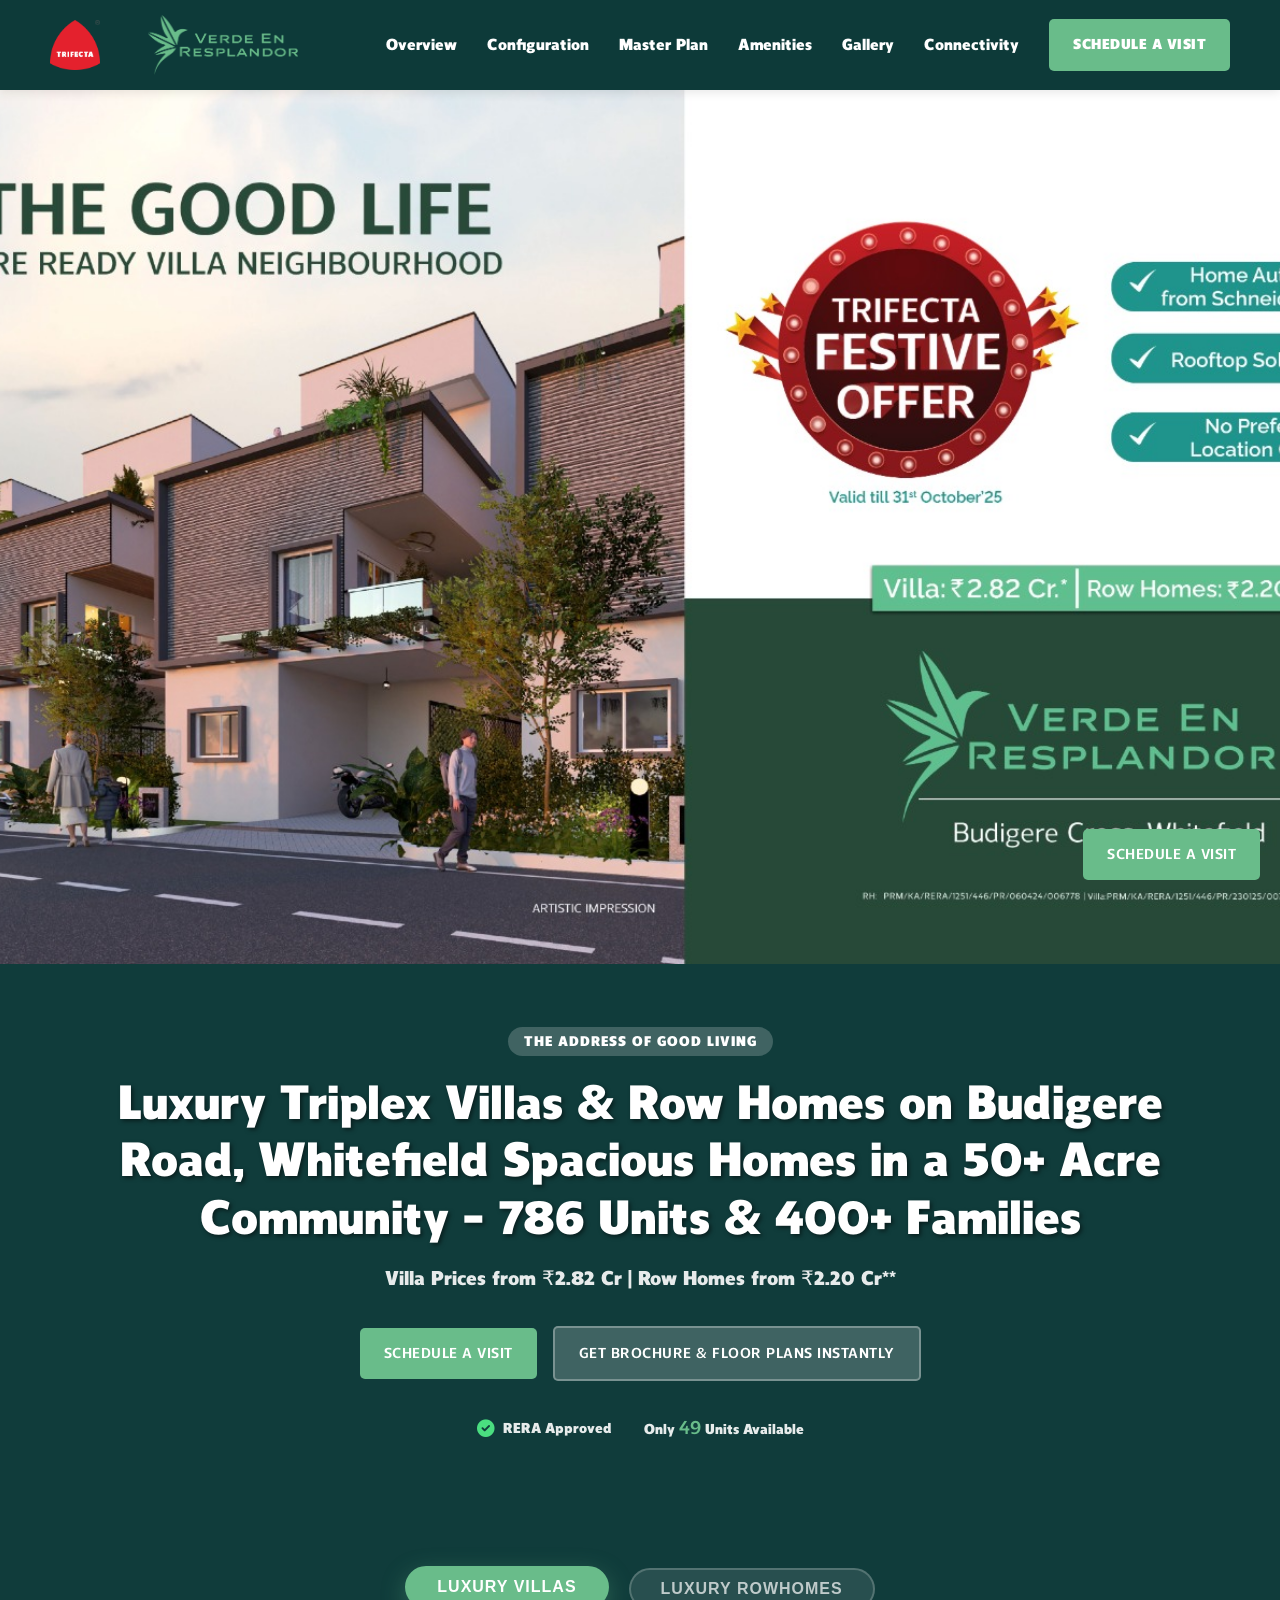
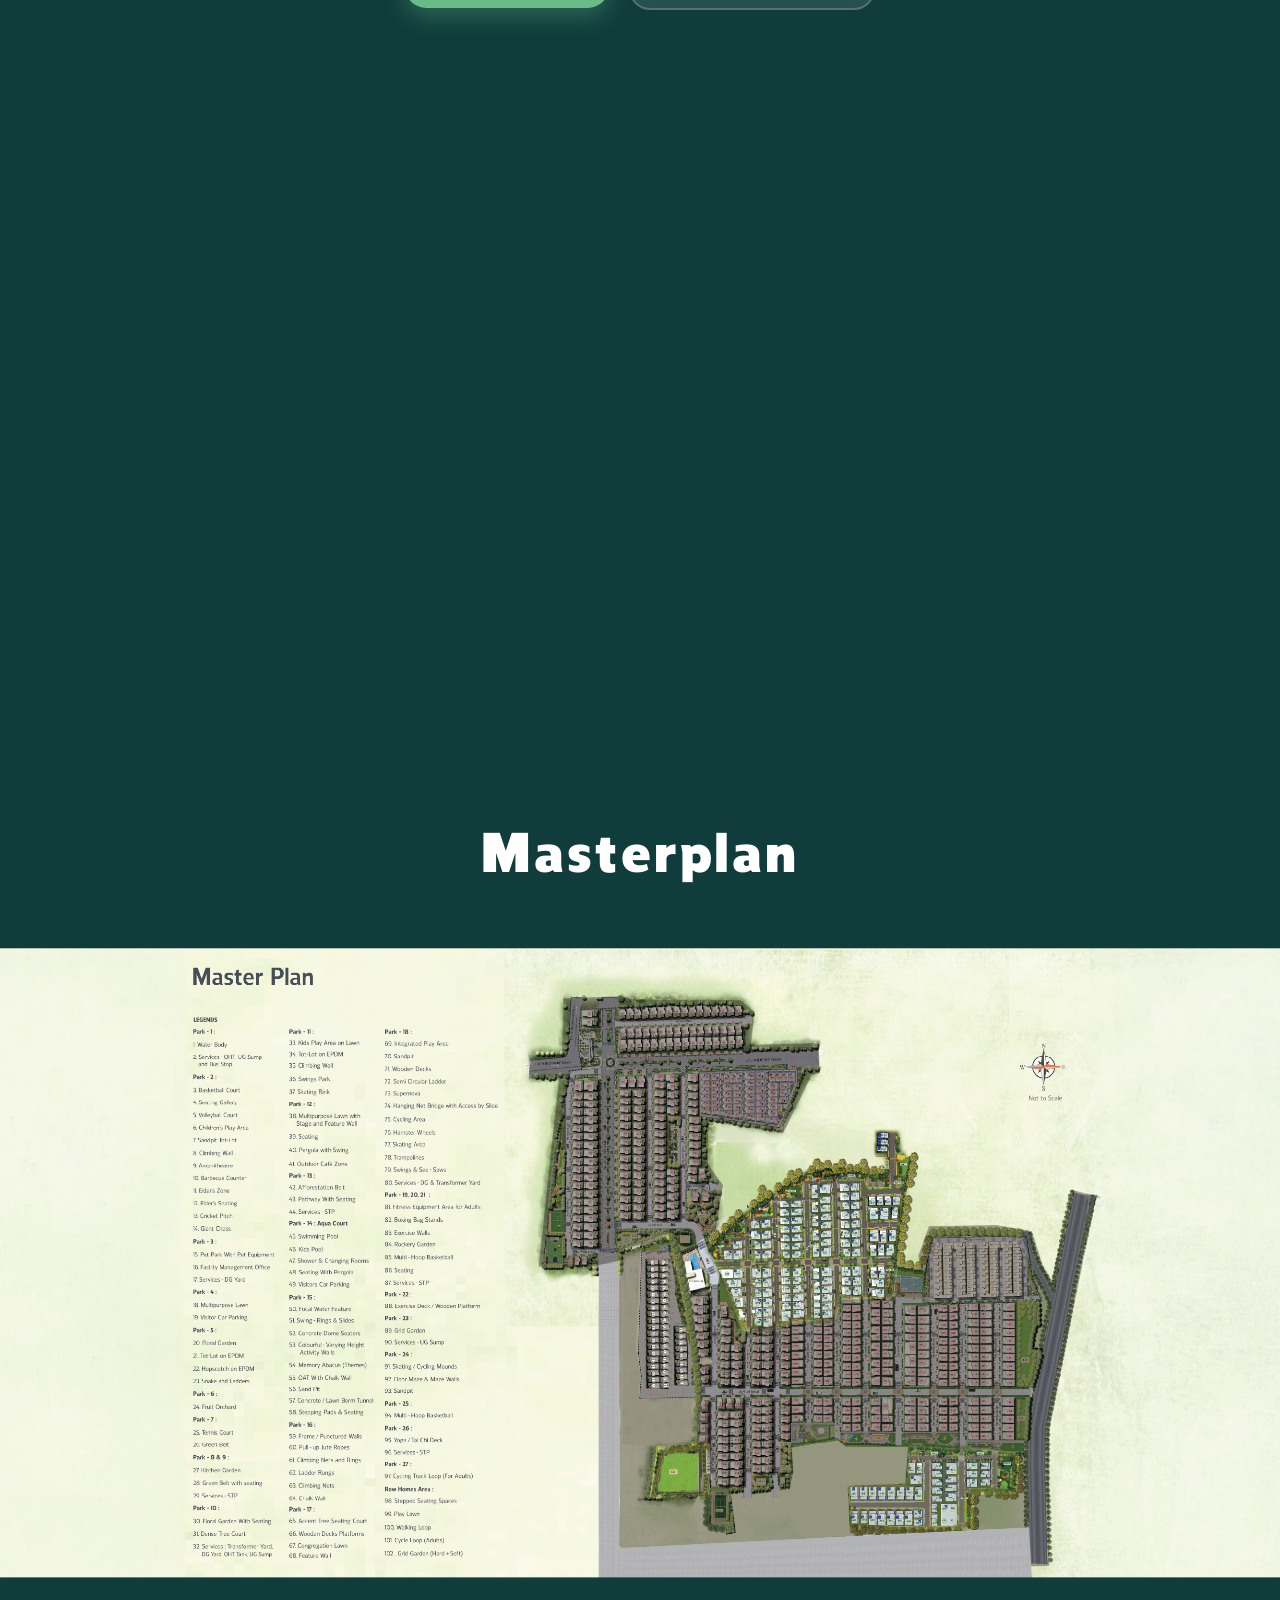
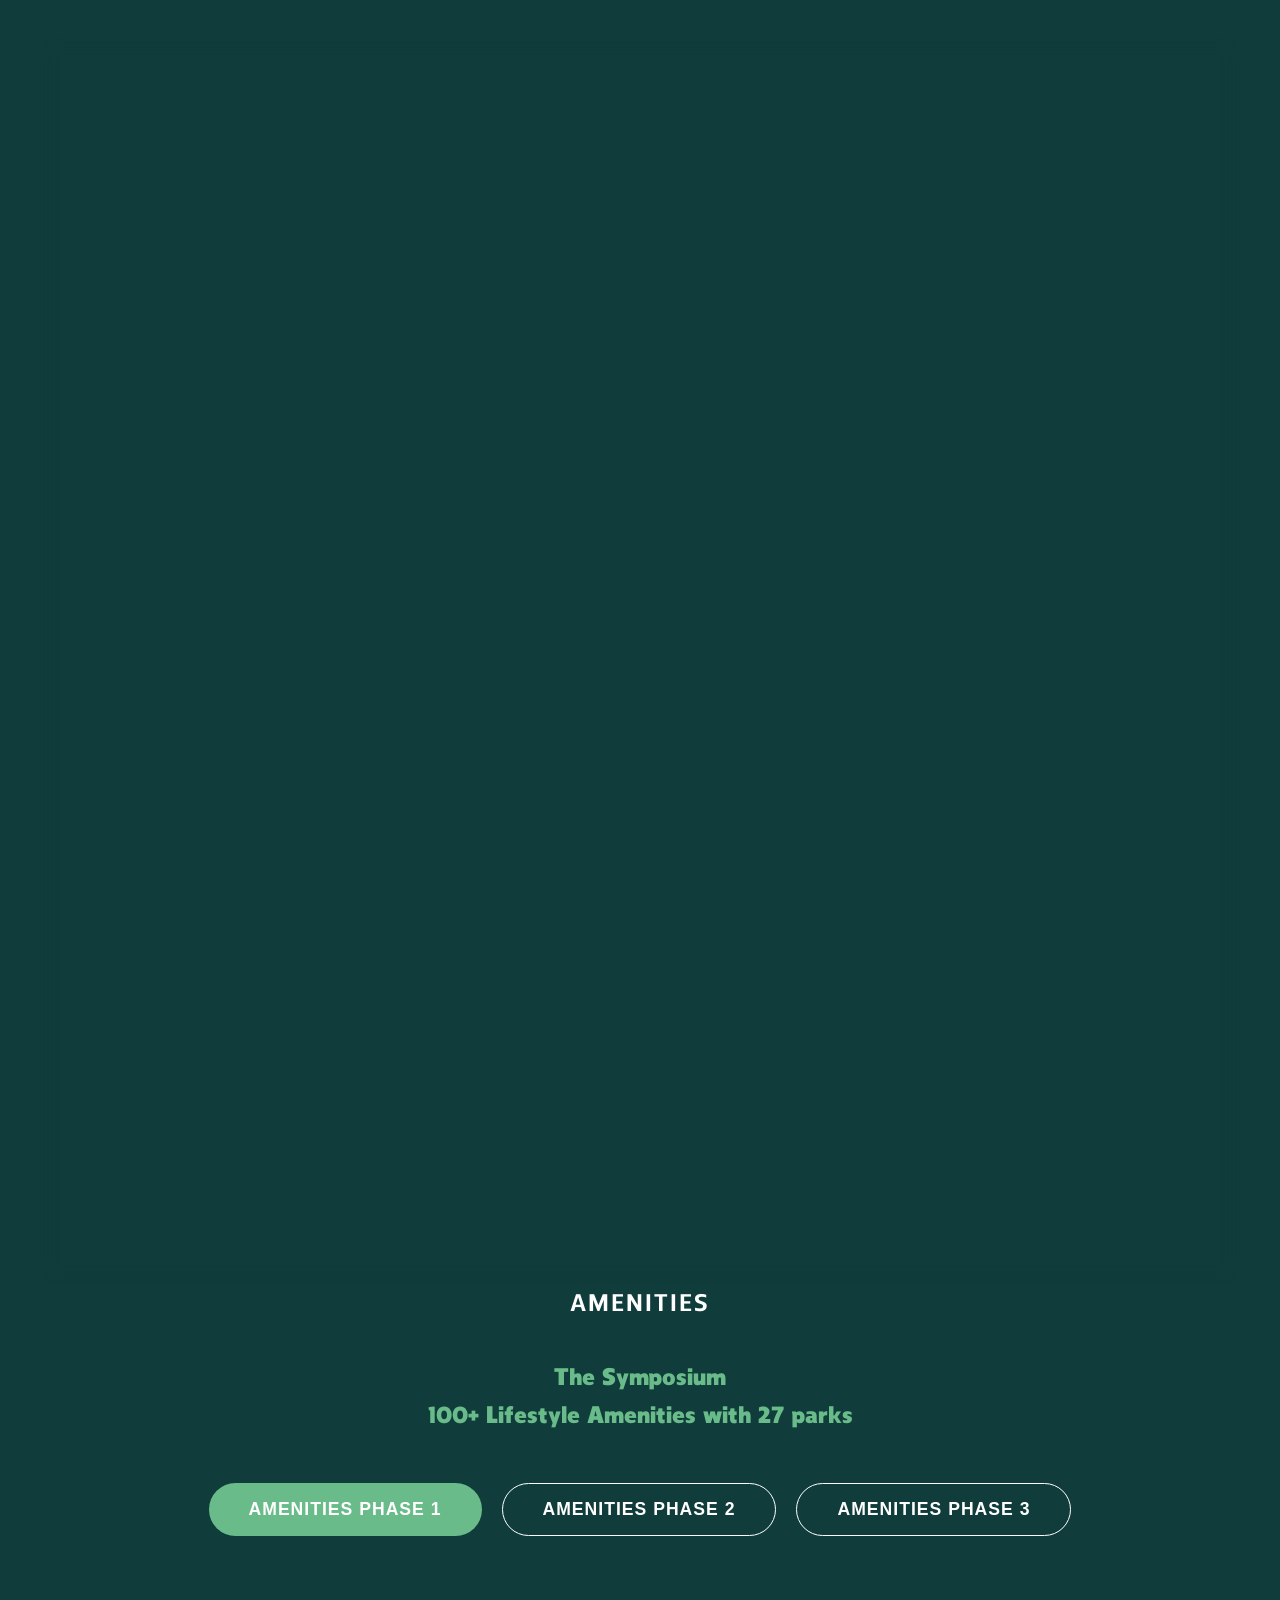
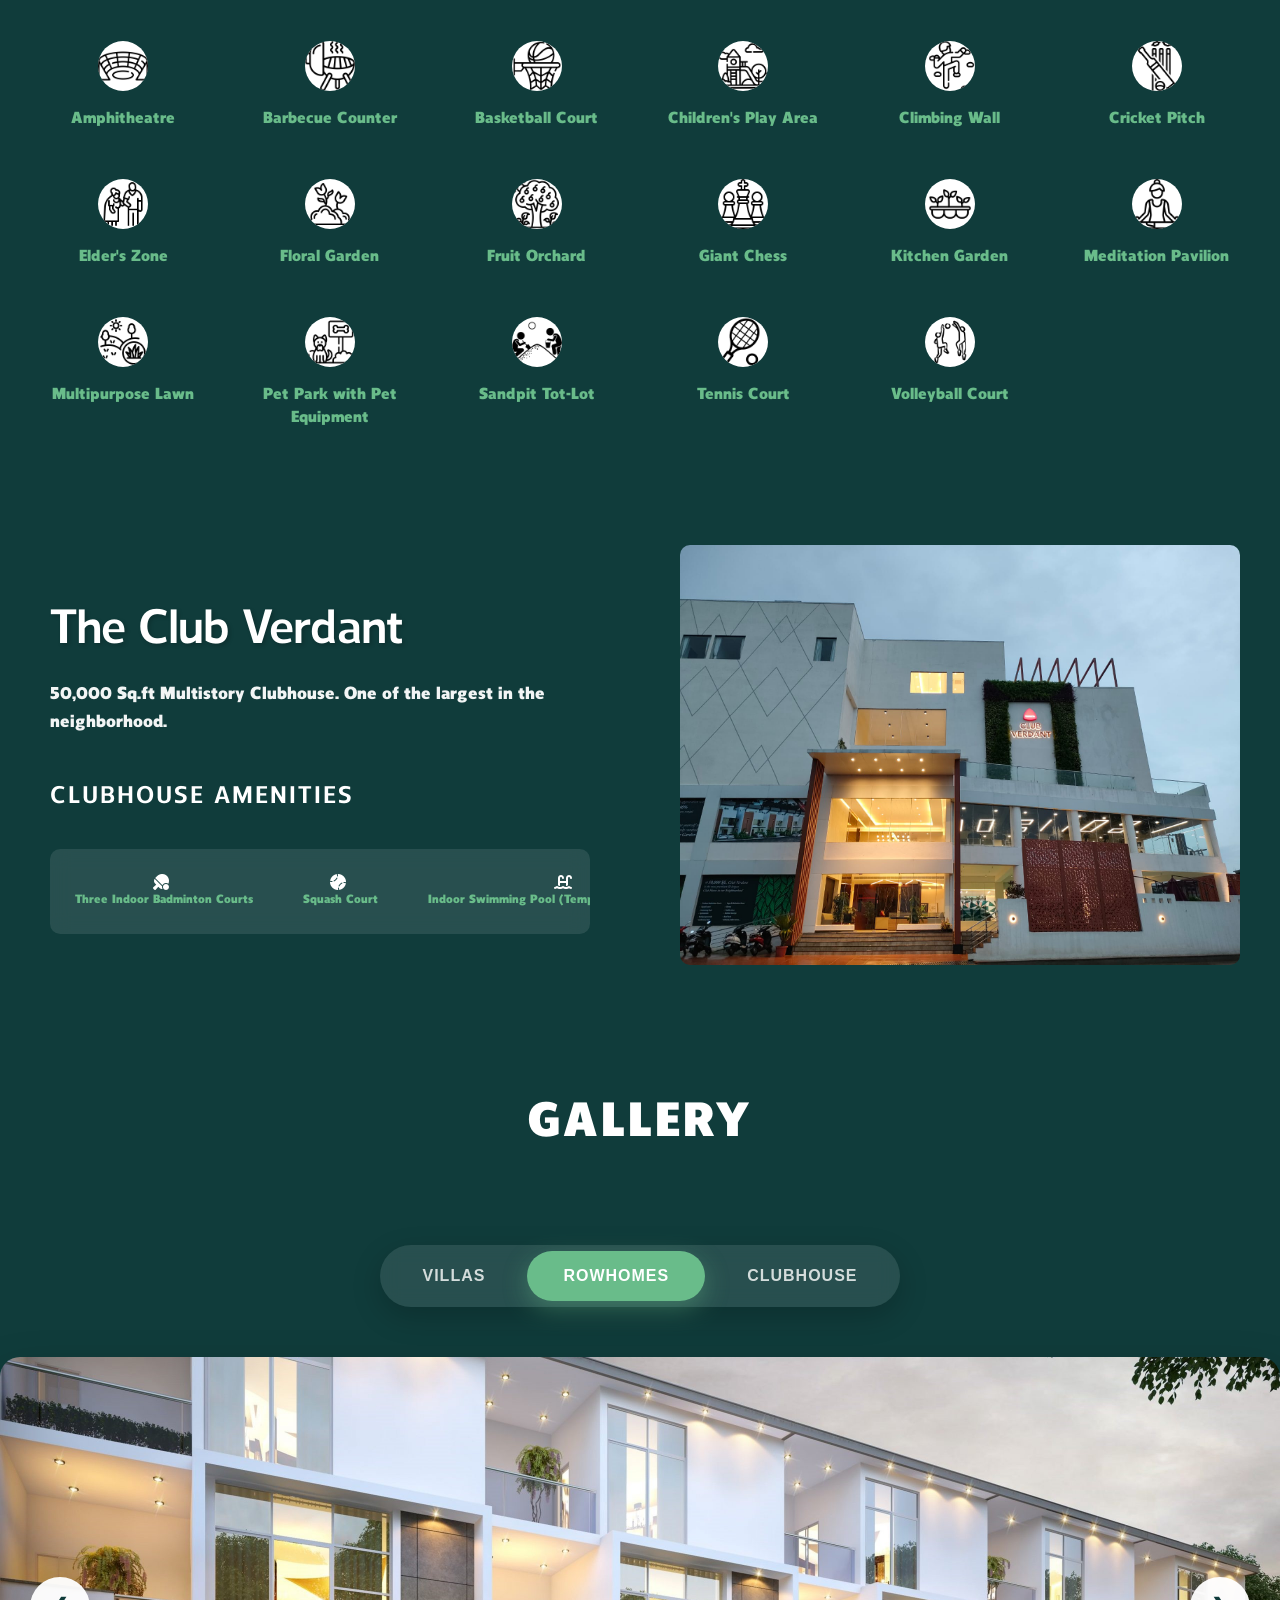
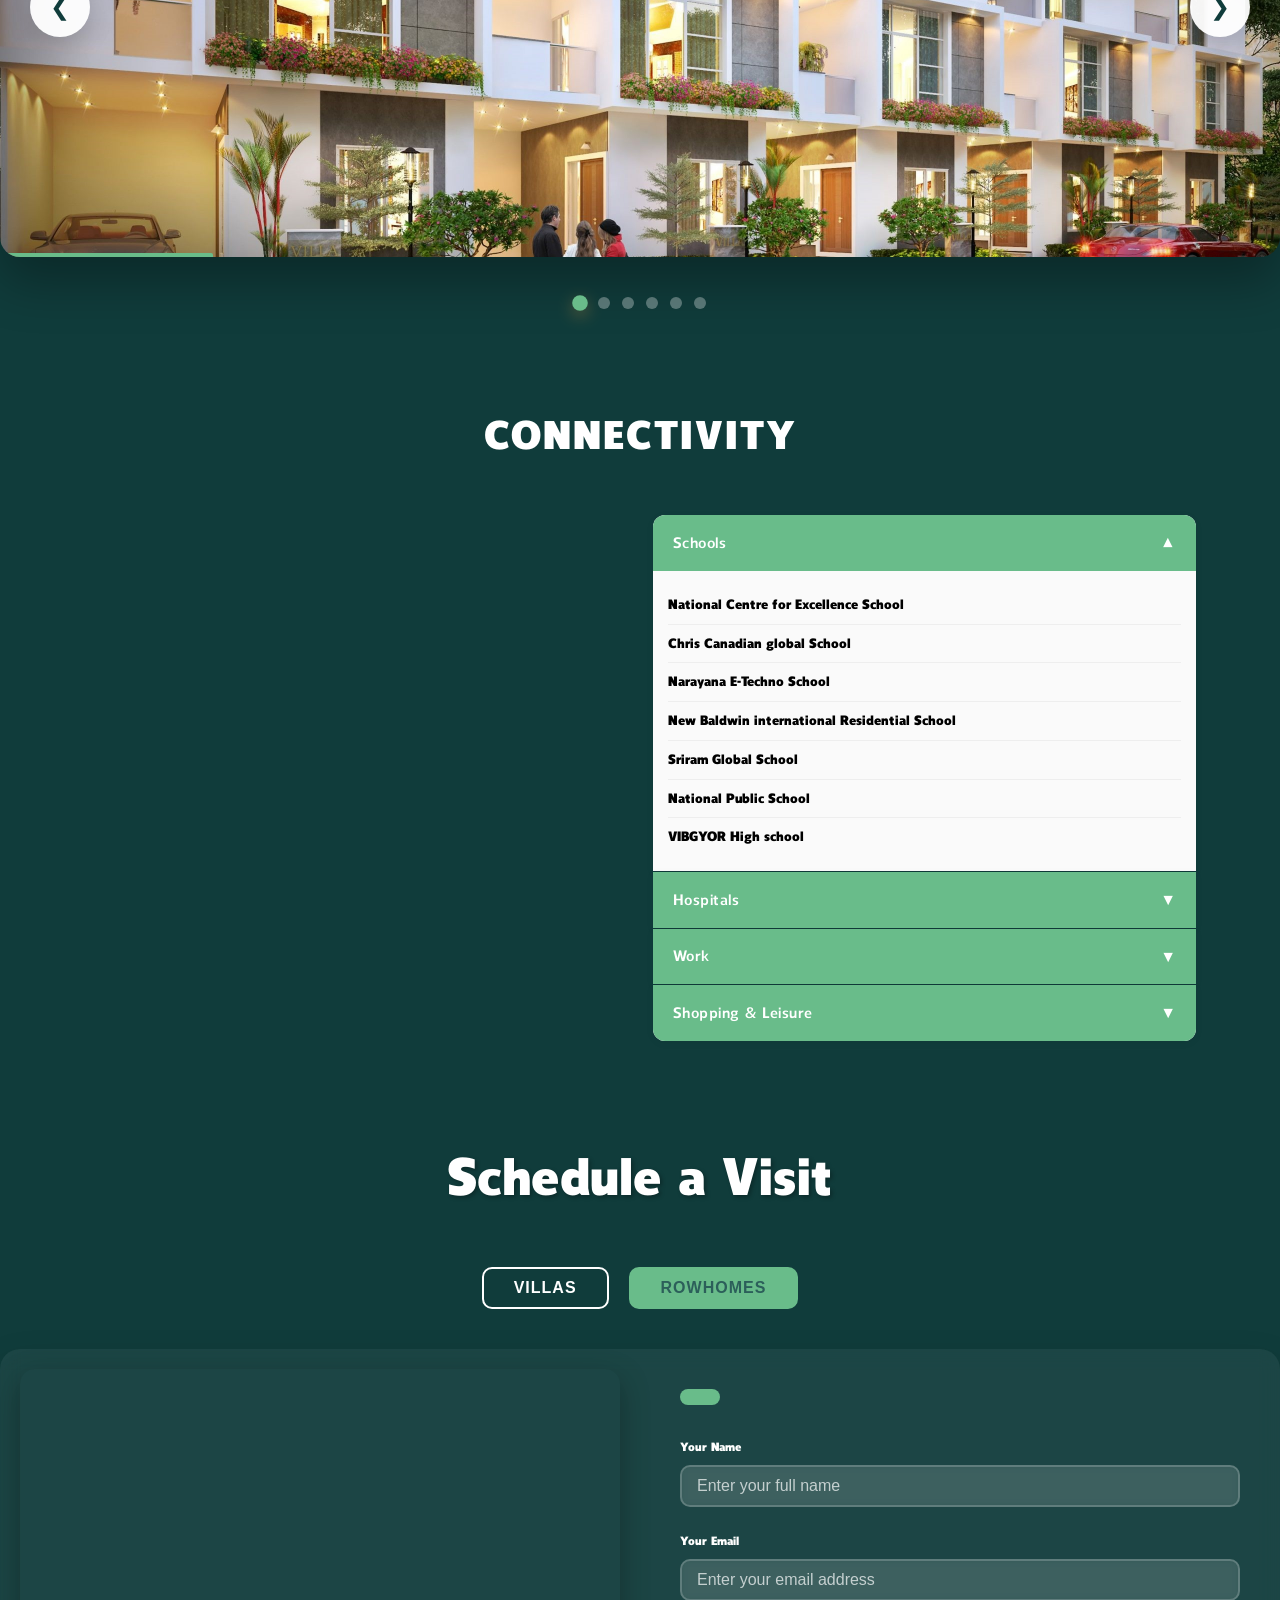
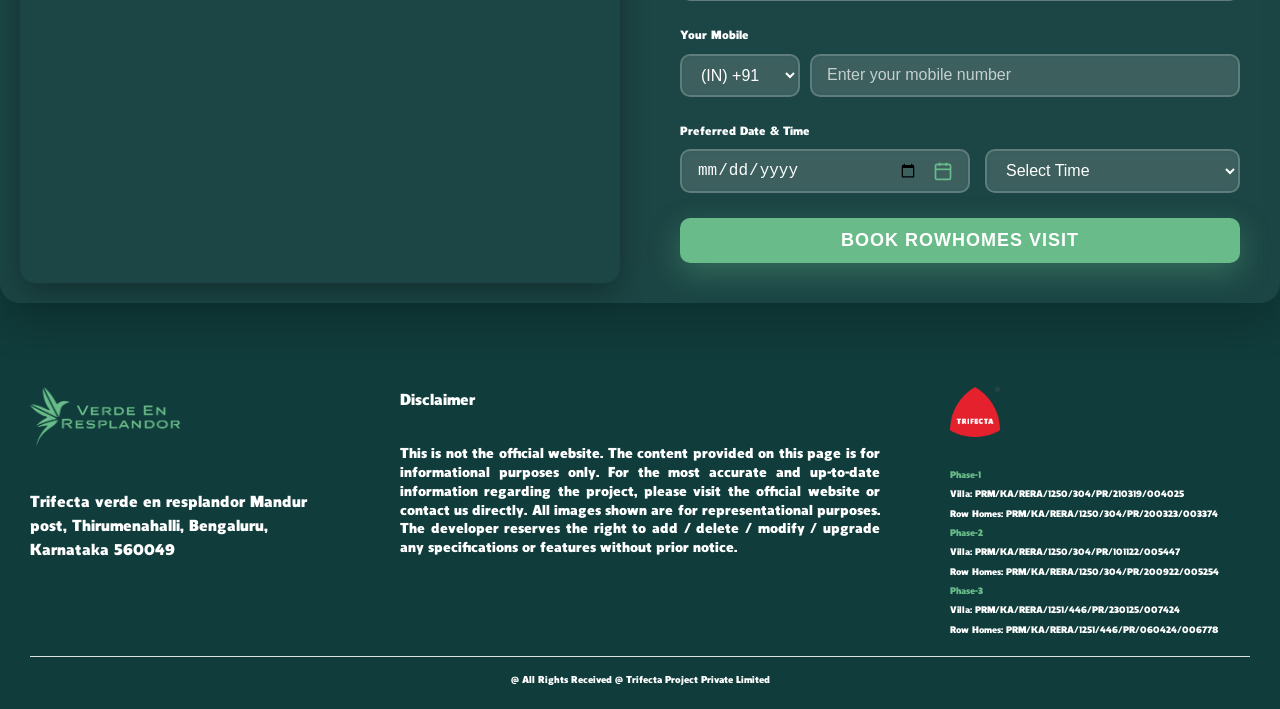
<file: demo.html>
<!DOCTYPE html>
<html lang="en">
<head>
    <!-- Google Tag Manager -->
<script>(function(w,d,s,l,i){w[l]=w[l]||[];w[l].push({'gtm.start':
new Date().getTime(),event:'gtm.js'});var f=d.getElementsByTagName(s)[0],
j=d.createElement(s),dl=l!='dataLayer'?'&l='+l:'';j.async=true;j.src=
'https://www.googletagmanager.com/gtm.js?id='+i+dl;f.parentNode.insertBefore(j,f);
})(window,document,'script','dataLayer','GTM-MLLQ3HVN');</script>
<!-- End Google Tag Manager -->
    <meta charset="UTF-8">
    <meta name="viewport" content="width=device-width, initial-scale=1.0">
    <title>Premium Property Development</title>
    <link rel="stylesheet" href="./style.css">
    <link href="https://cdnjs.cloudflare.com/ajax/libs/font-awesome/6.0.0/css/all.min.css" rel="stylesheet">
    <link rel="preconnect" href="https://fonts.googleapis.com">
    <link rel="preconnect" href="https://fonts.gstatic.com" crossorigin>
    <link href="https://fonts.googleapis.com/css2?family=Jost:ital,wght@0,100..900;1,100..900&display=swap"
        rel="stylesheet">
    <script src="https://cdnjs.cloudflare.com/ajax/libs/jquery/3.6.0/jquery.min.js"></script>
    
</head>
<body>
    
<!-- Google Tag Manager (noscript) -->
<noscript><iframe src="https://www.googletagmanager.com/ns.html?id=GTM-MLLQ3HVN"
height="0" width="0" style="display:none;visibility:hidden"></iframe></noscript>
<!-- End Google Tag Manager (noscript) -->


    <nav class="navbar" id="navbar">
        <div class="logo-wrapper">
            <img src="./icons/Trifecta-1080x1080-RGB-Logo-Transparency.png" alt="" class="logo">
            <img src="./images/TVER 1080 RGB Logo - Transparency.png" alt="" class="logo-long">
        </div>
        
        <div class="menu" id="menu">
            <a href="#overview">Overview</a>
            <a href="#configuration">Configuration</a>
            <a href="#masterplan">Master Plan</a>
            <a href="#amenities">Amenities</a>
            <a href="#galleryInteriorShowcase">Gallery</a>
            <a href="#locationadvantages">Connectivity</a>
            <a href="#booking" class="btn">SCHEDULE A VISIT</a>
        </div>

        <div class="hamburger" id="hamburger">
            <span></span>
            <span></span>
            <span></span>
        </div>
    </nav>

    <div class="slider-container-main">
        <a href="#booking" class="btn btn-primary floating" onclick="openBrochurePopup(); return false;">SCHEDULE A VISIT</a>
    </div>

    <!-- <div class="slider-container">

        <div class="slide active" data-slide="1">
            <div class="slide-background slide1-bg"></div>
            <div class="slide-content">
                <div class="content-wrapper">
                    <div class="hero-content">
                        <h1 class="hero-title">Limited, Exclusive, Luxurious – Trifecta Verde En Resplandor Row Homes Phase 3.</h1>
                        <p class="hero-subtitle">4 BHK Rowhomes  in Bangalore - From ₹2.5 Cr</p>
                        <div class="hero-buttons">
                            <a href="#booking" class="btn btn-primary">SCHEDULE A VISIT</a>
                            <a href="#" class="btn btn-secondary" onclick="openBrochurePopup(); return false;">GET BROCHURE & FLOOR PLANS INSTANTLY</a>
                        </div>
                        <div class="property-badges">
                            <div class="badge">
                                <i class="fas fa-check-circle"></i>
                                <span>RERA Approved</span>
                            </div>
                            <div class="badge">
                                <span>Only <strong>49</strong> Units Available</span>
                            </div>
                        </div>
                    </div>
                    <div class="form-container">
                        <form class="consultation-form" id="consultationForm1">
                            <h3>Schedule a Consultation</h3>
                            <div class="form-group">
                                <input type="text" placeholder="Your Name" required>
                            </div>
                            <div class="form-group">
                                <div class="input-with-icon">
                                    <input type="email" placeholder="Your Email" required>
                                    <i class="fab fa-tumblr"></i>
                                </div>
                            </div>
                            <div class="form-group">
                                <div class="phone-input">
                                    <select class="country-code">
                                        <option value="+91">(IN) +91</option>
                                        <option value="+1">(US) +1</option>
                                        <option value="+44">(UK) +44</option>
                                    </select>
                                    <input type="tel" placeholder="Your Mobile" required>
                                </div>
                            </div>
                            <div class="form-group checkbox-group">
                                <label>
                                    <input type="checkbox" checked>
                                    <span class="checkmark"></span>
                                    I agree to be contacted via WhatsApp.
                                </label>
                            </div>
                            <div class="form-group">
                                <select required>
                                    <option value="">Interested in</option>
                                    <option value="3bhk">3 BHK Villament</option>
                                    <option value="4bhk">4 BHK Villament</option>
                                    <option value="both">Both Options</option>
                                </select>
                            </div>
                            <button type="submit" class="btn btn-form">GET MY FREE CONSULTATION</button>
                            <p class="form-note">Only 10 free consultations left this week</p>
                        </form>
                    </div>
                </div>
            </div>
        </div>


        <div class="slide" data-slide="2">
            <div class="slide-background slide2-bg"></div>
            <div class="slide-content">
                <div class="content-wrapper">
                    <div class="hero-content">
                        <h1 class="hero-title">Crafted for the connoisseurs of fine living —  Phase 3 Villas at Trifecta Verde En Resplandor </h1>
                        <p class="hero-subtitle">4 BHK Villas in Bangalore - From ₹3.5 Cr</p>
                        <div class="hero-buttons">
                            <a href="#booking" class="btn btn-primary">BOOK SITE VISIT</a>
                            <a href="#"  class="btn btn-secondary" onclick="openBrochurePopup(); return false;">DOWNLOAD PRICE LIST</a>
                        </div>
                        <div class="property-badges">
                            <div class="badge">
                                <i class="fas fa-check-circle"></i>
                                <span>RERA Approved</span>
                            </div>
                            <div class="badge">
                                <span>Only <strong>50</strong> Units Available</span>
                            </div>
                        </div>
                    </div>
                    <div class="form-container">
                        <form class="consultation-form" id="consultationForm2">
                            <h3>Get Pricing Details</h3>
                            <div class="form-group">
                                <input type="text" placeholder="Your Full Name" required>
                            </div>
                            <div class="form-group">
                                <div class="input-with-icon">
                                    <input type="email" placeholder="Your Email Address" required>
                                    <i class="fab fa-tumblr"></i>
                                </div>
                            </div>
                            <div class="form-group">
                                <div class="phone-input">
                                    <select class="country-code">
                                        <option value="+91">(IN) +91</option>
                                        <option value="+1">(US) +1</option>
                                        <option value="+44">(UK) +44</option>
                                    </select>
                                    <input type="tel" placeholder="Mobile Number" required>
                                </div>
                            </div>
                            <div class="form-group checkbox-group">
                                <label>
                                    <input type="checkbox" checked>
                                    <span class="checkmark"></span>
                                    I agree to receive updates via SMS & WhatsApp.
                                </label>
                            </div>
                            <div class="form-group">
                                <select required>
                                    <option value="">Property Type</option>
                                    <option value="2bhk">2 BHK Apartment</option>
                                    <option value="3bhk">3 BHK Apartment</option>
                                    <option value="penthouse">Penthouse</option>
                                </select>
                            </div>
                            <button type="submit" class="btn btn-form">GET INSTANT PRICING</button>
                            <p class="form-note">Limited time offer - Act fast!</p>
                        </form>
                    </div>
                </div>
            </div>
        </div>

        <button class="nav-arrow nav-arrow-left" id="prevSlide">
            <i class="fas fa-chevron-left"></i>
        </button>
        <button class="nav-arrow nav-arrow-right" id="nextSlide">
            <i class="fas fa-chevron-right"></i>
        </button>

        <div class="slide-indicators">
            <span class="indicator active" data-slide="1"></span>
            <span class="indicator" data-slide="2"></span>
        </div>
    </div> -->

    <div id="overview" class="overiew-section">
        <div class="hero-content">
                        <!-- <div class="overiew-title">The Address of Good Living</div> -->
                        <div class="discover-badge">
                             <span>The Address of Good Living</span>
                        </div>
                        <h1 class="hero-title">Luxury Triplex Villas &amp; Row Homes on Budigere Road, Whitefield Spacious Homes in a 50+ Acre Community – 786 Units &amp; 400+ Families</h1>
                        <p class="hero-subtitle">Villa Prices from ₹2.82 Cr | Row Homes from ₹2.20 Cr**</p>
                        <div class="hero-buttons">
                            <a href="#booking" class="btn btn-primary">SCHEDULE A VISIT</a>
                            <a href="#" class="btn btn-secondary mobile-res" onclick="openBrochurePopup(); return false;">GET BROCHURE & FLOOR PLANS INSTANTLY</a>
                        </div>
                        <div class="property-badges">
                            <div class="badge">
                                <i class="fas fa-check-circle"></i>
                                <span>RERA Approved</span>
                            </div>
                            <div class="badge">
                                <span>Only <strong>49</strong> Units Available</span>
                            </div>
                        </div>
                    </div>
    </div>

    <section class="prop-main-section">
        <div class="prop-container">
            <!-- Toggle Buttons at Top -->
            <div class="prop-toggle-buttons">
                
                <button class="prop-toggle-btn prop-active" onclick="propShowContent('villas')">
                    Luxury Villas
                </button>
                <button class="prop-toggle-btn " onclick="propShowContent('villaments')">
                   Luxury Rowhomes 
                </button>
            </div>

            <!-- Dynamic Content Area -->
            <div id="prop-content-area" class="prop-content">
                <!-- Content will be dynamically loaded here -->
            </div>
        </div>
    </section>

    <div id="masterplan" class="mp-container">
        <div class="mp-header">
            <h1 class="mp-title">Masterplan</h1>
            <!-- <div class="mp-toggle-buttons">
                <button class="mp-toggle-btn mp-active" onclick="mpShowPlan('villas')">
                    Villas
                </button>
                <button class="mp-toggle-btn" onclick="mpShowPlan('rowhomes')">
                    RowHomes
                </button>
            </div> -->
        </div>

        <div class="mp-content">
            <!-- Villas Plan -->
            <div id="mp-villas" class="mp-plan-view mp-active">
                <div class="mp-image-container">
                    <img src="./images/master plan.webp" 
                         alt="Villas Masterplan" 
                         class="mp-image">
                </div>

                <!-- <div class="mp-points-section">
                    <div class="mp-points-grid">
                        <div class="mp-point-item">
                            <div class="mp-point-number">1</div>
                            <div class="mp-point-name">Mini Amphitheatre</div>
                        </div>

                        <div class="mp-point-item">
                            <div class="mp-point-number">2</div>
                            <div class="mp-point-name">Outdoor Performance</div>
                        </div>

                        <div class="mp-point-item">
                            <div class="mp-point-number">3</div>
                            <div class="mp-point-name">Open Sits Outs</div>
                        </div>

                        <div class="mp-point-item">
                            <div class="mp-point-number">4</div>
                            <div class="mp-point-name">Lotus Pond</div>
                        </div>

                        <div class="mp-point-item">
                            <div class="mp-point-number">5</div>
                            <div class="mp-point-name">Kids Play Area</div>
                        </div>

                        <div class="mp-point-item">
                            <div class="mp-point-number">6</div>
                            <div class="mp-point-name">Cricket Pitch</div>
                        </div>

                        <div class="mp-point-item">
                            <div class="mp-point-number">7</div>
                            <div class="mp-point-name">Reception</div>
                        </div>

                        <div class="mp-point-item">
                            <div class="mp-point-number">8</div>
                            <div class="mp-point-name">Senior Park</div>
                        </div>

                        <div class="mp-point-item">
                            <div class="mp-point-number">9</div>
                            <div class="mp-point-name">Sand Pitz</div>
                        </div>

                        <div class="mp-point-item">
                            <div class="mp-point-number">10</div>
                            <div class="mp-point-name">Clubhouse</div>
                        </div>

                        <div class="mp-point-item">
                            <div class="mp-point-number">11</div>
                            <div class="mp-point-name">Gathering Space</div>
                        </div>

                        <div class="mp-point-item">
                            <div class="mp-point-number">12</div>
                            <div class="mp-point-name">Fountain Plaza</div>
                        </div>

                        <div class="mp-point-item">
                            <div class="mp-point-number">13</div>
                            <div class="mp-point-name">Heb Garden</div>
                        </div>

                        <div class="mp-point-item">
                            <div class="mp-point-number">14</div>
                            <div class="mp-point-name">Open Ground</div>
                        </div>

                        <div class="mp-point-item">
                            <div class="mp-point-number">15</div>
                            <div class="mp-point-name">Waterbody</div>
                        </div>

                        <div class="mp-point-item">
                            <div class="mp-point-number">16</div>
                            <div class="mp-point-name">Butterfly Garden</div>
                        </div>

                        <div class="mp-point-item">
                            <div class="mp-point-number">17</div>
                            <div class="mp-point-name">Amphitheatre</div>
                        </div>

                        <div class="mp-point-item">
                            <div class="mp-point-number">18</div>
                            <div class="mp-point-name">Swimming Pool</div>
                        </div>

                        <div class="mp-point-item">
                            <div class="mp-point-number">19</div>
                            <div class="mp-point-name">Kids Swimming Pool</div>
                        </div>

                        <div class="mp-point-item">
                            <div class="mp-point-number">20</div>
                            <div class="mp-point-name">Half Basketball Court</div>
                        </div>

                        <div class="mp-point-item">
                            <div class="mp-point-number">21</div>
                            <div class="mp-point-name">Fitness Trail</div>
                        </div>

                        <div class="mp-point-item">
                            <div class="mp-point-number">22</div>
                            <div class="mp-point-name">Open Gym</div>
                        </div>

                        <div class="mp-point-item">
                            <div class="mp-point-number">23</div>
                            <div class="mp-point-name">Lily Pond</div>
                        </div>
                    </div>
                </div> -->
            </div>

            <!-- RowHomes Plan -->
            <div id="mp-rowhomes" class="mp-plan-view">
                <div class="mp-image-container">
                    <img src="./images/master plan.webp" 
                         alt="RowHomes Masterplan" 
                         class="mp-image">
                </div>

                <div class="mp-points-section">
                    <div class="mp-points-grid">
                        <div class="mp-point-item">
                            <div class="mp-point-number">1</div>
                            <div class="mp-point-name">Mini Amphitheatre</div>
                        </div>

                        <div class="mp-point-item">
                            <div class="mp-point-number">2</div>
                            <div class="mp-point-name">Outdoor Performance</div>
                        </div>

                        <div class="mp-point-item">
                            <div class="mp-point-number">3</div>
                            <div class="mp-point-name">Open Sits Outs</div>
                        </div>

                        <div class="mp-point-item">
                            <div class="mp-point-number">4</div>
                            <div class="mp-point-name">Lotus Pond</div>
                        </div>

                        <div class="mp-point-item">
                            <div class="mp-point-number">5</div>
                            <div class="mp-point-name">Kids Play Area</div>
                        </div>

                        <div class="mp-point-item">
                            <div class="mp-point-number">6</div>
                            <div class="mp-point-name">Cricket Pitch</div>
                        </div>

                        <div class="mp-point-item">
                            <div class="mp-point-number">7</div>
                            <div class="mp-point-name">Reception</div>
                        </div>

                        <div class="mp-point-item">
                            <div class="mp-point-number">8</div>
                            <div class="mp-point-name">Senior Park</div>
                        </div>

                        <div class="mp-point-item">
                            <div class="mp-point-number">9</div>
                            <div class="mp-point-name">Sand Pitz</div>
                        </div>

                        <div class="mp-point-item">
                            <div class="mp-point-number">10</div>
                            <div class="mp-point-name">Clubhouse</div>
                        </div>

                        <div class="mp-point-item">
                            <div class="mp-point-number">11</div>
                            <div class="mp-point-name">Gathering Space</div>
                        </div>

                        <div class="mp-point-item">
                            <div class="mp-point-number">12</div>
                            <div class="mp-point-name">Fountain Plaza</div>
                        </div>
                    </div>
                </div>
            </div>
        </div>
    </div>

    <div class="floor-plans-container">
        <div class="discover-badge">
            <span>Discover plans</span>
        </div>

        <h1 class="main-title">FLOOR PLANS</h1>

        <div class="facing-buttons">
            <button class="facing-btn" data-facing="east">VILLAS</button>
            <button class="facing-btn active" data-facing="north">ROWHOMES</button>
        </div>

        <div class="floor-plan-slider-container">
            <div class="floor-plan-slider-wrapper">
                <button class="floor-plan-nav prev" onclick="floorPlanPreviousSlide()">&#10094;</button>
                <button class="floor-plan-nav next" onclick="floorPlanNextSlide()">&#10095;</button>

                <div class="floor-plan-slider" id="floorPlanSlider">
                    <!-- Slides will be populated by JavaScript -->
                </div>
            </div>
            <div class="floor-plan-indicators" id="floorPlanIndicators">
                <!-- Indicators will be populated by JavaScript -->
            </div>
        </div>

        <div class="home-selection">
            <h2 class="selection-title">Choose Your Forest Home</h2>

            <div class="pricing-table">
                <div class="table-header">
                    <div>Type</div>
                    <div>Area ( Sq.ft)</div>
                    <div>Price</div>
                    <!-- <div>Availability</div> -->
                </div>
                <div id="tableContent">
                    <!-- Table rows will be populated by JavaScript -->
                </div>
            </div>

            <a href="#" class="get-pricing-btn" onclick="openBrochurePopup(); return false;" style="text-decoration: none;">Download Cost sheet</a>
        </div>
    </div>

    <div id="amenities" class="amenities-section">
        <div class="amenities-header">
            <h1 class="amenities-title">AMENITIES</h1>
            <p class="amenities-subtitle">The Symposium<br>100+ Lifestyle Amenities with 27 parks</p>
            
            <div class="phase-buttons">
                <button class="phase-btn active" onclick="showPhase(1)">Amenities Phase 1</button>
                <button class="phase-btn" onclick="showPhase(2)">Amenities Phase 2</button>
                <button class="phase-btn" onclick="showPhase(3)">Amenities Phase 3</button>
            </div>
        </div>

        <!-- Phase 1 Content -->
        <div id="phase1" class="phase-content active">
            <div class="amenities-grid">
                <div class="amenity-item">

                    <img src="./Phase 1/amphitheatre.png" alt="" class="icons-amenities" style="height: 50px; width: 50px; border-radius: 50%; background-color: #fff;" >
                    <div class="amenity-name">Amphitheatre</div>
                </div>
                <div class="amenity-item">
                    <img src="./Phase 1/barbecue.png" alt="" class="icons-amenities"  style="height: 50px; width: 50px; border-radius: 50%; background-color: #fff;" >
                    <div class="amenity-name">Barbecue Counter</div>
                </div>
                <div class="amenity-item">
                    <img src="./Phase 1/Basketball Court.png" alt="" class="icons-amenities"  style="height: 50px; width: 50px; border-radius: 50%; background-color: #fff;">
                    <div class="amenity-name">Basketball Court</div>
                </div>
                <div class="amenity-item">
                    <img src="./Phase 1/playground (1).png" alt="" class="icons-amenities"  style="height: 50px; width: 50px; border-radius: 50%; background-color: #fff;">
                    <div class="amenity-name">Children's Play Area</div>
                </div>
                <div class="amenity-item">
                    <img src="./Phase 1/climbing.png" alt="" class="icons-amenities"  style="height: 50px; width: 50px; border-radius: 50%; background-color: #fff;">
                    <div class="amenity-name">Climbing Wall</div>
                </div>
                <div class="amenity-item">
                    <img src="./Phase 1/Cricket Pitch.png" alt="" class="icons-amenities"  style="height: 50px; width: 50px; border-radius: 50%; background-color: #fff;">
                    <div class="amenity-name">Cricket Pitch</div>
                </div>
                <div class="amenity-item">
                    <img src="./Phase 1/Elder zone.png" alt="" class="icons-amenities"  style="height: 50px; width: 50px; border-radius: 50%; background-color: #fff;">
                    <div class="amenity-name">Elder's Zone</div>
                </div>
                <div class="amenity-item">
                    <img src="./Phase 1/Floral garden.png" alt="" class="icons-amenities"  style="height: 50px; width: 50px; border-radius: 50%; background-color: #fff;">
                    <div class="amenity-name">Floral Garden</div>
                </div>
                <div class="amenity-item">
                    <img src="./Phase 1/Fruit Orchard.png" alt="" class="icons-amenities"  style="height: 50px; width: 50px; border-radius: 50%; background-color: #fff;">
                    <div class="amenity-name">Fruit Orchard</div>
                </div>
                <div class="amenity-item">
                    <img src="./Phase 1/Giant Chess.png" alt="" class="icons-amenities"  style="height: 50px; width: 50px; border-radius: 50%; background-color: #fff;">
                    <div class="amenity-name">Giant Chess</div>
                </div>
                <div class="amenity-item">
                    <img src="./Phase 1/Kitchen Garden.png" alt="" class="icons-amenities"  style="height: 50px; width: 50px; border-radius: 50%; background-color: #fff;">
                    <div class="amenity-name">Kitchen Garden</div>
                </div>
                <div class="amenity-item">
                    <img src="./Phase 1/Meditation.png" alt="" class="icons-amenities" style="height: 50px; width: 50px; border-radius: 50%; background-color: #fff;" >
                    <div class="amenity-name">Meditation Pavilion</div>
                </div>
                <div class="amenity-item">
                    <img src="./Phase 1/Lawn Area.png" alt="" class="icons-amenities"  style="height: 50px; width: 50px; border-radius: 50%; background-color: #fff;">
                    <div class="amenity-name">Multipurpose Lawn</div>
                </div>
                <div class="amenity-item">
                    <img src="./Phase 1/Pet Park.png" alt="" class="icons-amenities"  style="height: 50px; width: 50px; border-radius: 50%; background-color: #fff;">
                    <div class="amenity-name">Pet Park with Pet Equipment</div>
                </div>
                <div class="amenity-item">
                    <img src="./Phase 1/Sand Pit.png" alt="" class="icons-amenities"  style="height: 50px; width: 50px; border-radius: 50%; background-color: #fff;">
                    <div class="amenity-name">Sandpit Tot-Lot</div>
                </div>
                <div class="amenity-item">
                    <img src="./Phase 1/Tennis Court.png" alt="" class="icons-amenities" style="height: 50px; width: 50px; border-radius: 50%; background-color: #fff;" >
                    <div class="amenity-name">Tennis Court</div>
                </div>
                <div class="amenity-item">
                    <img src="./Phase 1/Volleyball Court.png" alt="" class="icons-amenities" style="height: 50px; width: 50px; border-radius: 50%; background-color: #fff;" >
                    <div class="amenity-name">Volleyball Court</div>
                </div>
            </div>
        </div>

        <!-- Phase 2 Content -->
        <div id="phase2" class="phase-content">
            <div class="amenities-grid">
                <div class="amenity-item">
                    <img src="./Phase 2/Desne Forest Belt.png" alt="" class="icons-amenities" style="height: 50px; width: 50px; border-radius: 50%; background-color: #fff;" >
                    <div class="amenity-name">Dense Tree Belt</div>
                </div>
                <div class="amenity-item">
                    <img src="./Phase 2/Floral garden.png" alt="" class="icons-amenities" style="height: 50px; width: 50px; border-radius: 50%; background-color: #fff;" >
                    <div class="amenity-name">Floral Garden</div>
                </div>
                <div class="amenity-item">
                    <img src="./Phase 2/Kids Play Area.png" alt="" class="icons-amenities" style="height: 50px; width: 50px; border-radius: 50%; background-color: #fff;" >
                    <div class="amenity-name">Kids' Play Area</div>
                </div>
                <div class="amenity-item">
                    <img src="./Phase 2/Lawn Area.png" alt="" class="icons-amenities" style="height: 50px; width: 50px; border-radius: 50%; background-color: #fff;" >
                    <div class="amenity-name">Multi-Purpose Lawn</div>
                </div>
                <div class="amenity-item">
                    <img src="./Phase 2/outdoor-cafe.png" alt="" class="icons-amenities" style="height: 50px; width: 50px; border-radius: 50%; background-color: #fff;" >
                    <div class="amenity-name">Outdoor Café</div>
                </div>
                <div class="amenity-item">
                    <img src="./Phase 2/Sand Pit.png" alt="" class="icons-amenities" style="height: 50px; width: 50px; border-radius: 50%; background-color: #fff;" >
                    <div class="amenity-name">Sandpit with Climbing Wall</div>
                </div>
                <div class="amenity-item">
                    <img src="./Phase 2/Skating Ring.png" alt="" class="icons-amenities" style="height: 50px; width: 50px; border-radius: 50%; background-color: #fff;" >
                    <div class="amenity-name">Skating Rink</div>
                </div>
                <div class="amenity-item">
                    <img src="./Phase 2/stage.png" alt="" class="icons-amenities" style="height: 50px; width: 50px; border-radius: 50%; background-color: #fff;" >
                    <div class="amenity-name">Stage with Feature Wall</div>
                </div>
                <div class="amenity-item">
                    <img src="./Phase 2/Swimming Pool.png" alt="" class="icons-amenities" style="height: 50px; width: 50px; border-radius: 50%; background-color: #fff;" >
                    <div class="amenity-name">Swimming Pool</div>
                </div>
                <div class="amenity-item">
                    <img src="./Phase 2/Swing Park.png" alt="" class="icons-amenities" style="height: 50px; width: 50px; border-radius: 50%; background-color: #fff;" >
                    <div class="amenity-name">Swing Park under the Tree Court</div>
                </div>
                <!-- <div class="amenity-item">
                    <img src="./Phase 2/" alt="" class="icons-amenities" style="height: 50px; width: 50px; border-radius: 50%; background-color: #fff;" >
                    <div class="amenity-name">Tot-Lot on EPDM</div>
                </div> -->
            </div>
        </div>

       <!-- Phase 3 Content -->
        <div id="phase3" class="phase-content">
            <div class="amenities-grid">
                <div class="amenity-item">
                    <img src="./Phase 3/Accent Tree Seating Court.png" alt="" class="icons-amenities" style="height: 50px; width: 50px; border-radius: 50%; background-color: #fff;" >
                    <div class="amenity-name">Accent Tree Seating Court</div>
                </div>
                <div class="amenity-item">
                    <img src="./Phase 3/Acitivity Wall.png" alt="" class="icons-amenities" style="height: 50px; width: 50px; border-radius: 50%; background-color: #fff;" >
                    <div class="amenity-name">Activity Walls</div>
                </div>
                <div class="amenity-item">
                    <img src="./Phase 3/Boxing Bag Stand.png" alt="" class="icons-amenities" style="height: 50px; width: 50px; border-radius: 50%; background-color: #fff;" >
                    <div class="amenity-name">Boxing Bag Stands</div>
                </div>
                <div class="amenity-item">
                    <img src="./Phase 3/Climbing Net.png" alt="" class="icons-amenities" style="height: 50px; width: 50px; border-radius: 50%; background-color: #fff;" >
                    <div class="amenity-name">Climbing Nets & Rings</div>
                </div>
                <div class="amenity-item">
                    <img src="./Phase 3/Concrete Dome Seaters.png" alt="" class="icons-amenities" style="height: 50px; width: 50px; border-radius: 50%; background-color: #fff;" >
                    <div class="amenity-name">Concrete Dome Seaters</div>
                </div>
                <div class="amenity-item">
                    <img src="./Phase 3/Concrete _ Lawn Berm Tunnel.png" alt="" class="icons-amenities" style="height: 50px; width: 50px; border-radius: 50%; background-color: #fff;" >
                    <div class="amenity-name">Concrete / Lawn Berm Tunnel</div>
                </div>
                <div class="amenity-item">
                    <img src="./Phase 3/Congregation Lawn.png" alt="" class="icons-amenities" style="height: 50px; width: 50px; border-radius: 50%; background-color: #fff;" >
                    <div class="amenity-name">Congregation Lawn</div>
                </div>
                <div class="amenity-item">
                    <img src="./Phase 3/cycling.png" alt="" class="icons-amenities" style="height: 50px; width: 50px; border-radius: 50%; background-color: #fff;" >
                    <div class="amenity-name">Cycling Area</div>
                </div>
                <div class="amenity-item">
                    <img src="./Phase 3/Exercise Wall.png" alt="" class="icons-amenities" style="height: 50px; width: 50px; border-radius: 50%; background-color: #fff;" >
                    <div class="amenity-name">Exercise Walls</div>
                </div>
                <div class="amenity-item">
                    <img src="./Phase 3/Fitness Equipment Area for Adults.png" alt="" class="icons-amenities" style="height: 50px; width: 50px; border-radius: 50%; background-color: #fff;" >
                    <div class="amenity-name">Fitness Equipment Area for Adults</div>
                </div>
                <div class="amenity-item">
                    <img src="./Phase 3/Frame Walls.png" alt="" class="icons-amenities" style="height: 50px; width: 50px; border-radius: 50%; background-color: #fff;" >
                    <div class="amenity-name">Floor Maze & Maze Walls</div>
                </div>
                <div class="amenity-item">
                    <img src="./Phase 3/Focal Water Feature.png" alt="" class="icons-amenities" style="height: 50px; width: 50px; border-radius: 50%; background-color: #fff;" >
                    <div class="amenity-name">Focal Water Feature</div>
                </div>
                <div class="amenity-item">
                    <img src="./Phase 3/Frame Walls.png" alt="" class="icons-amenities" style="height: 50px; width: 50px; border-radius: 50%; background-color: #fff;" >
                    <div class="amenity-name">Frame / Punctured Walls</div>
                </div>
                <div class="amenity-item">
                    <img src="./Phase 3/Grid Garden.png" alt="" class="icons-amenities" style="height: 50px; width: 50px; border-radius: 50%; background-color: #fff;" >
                    <div class="amenity-name">Grid Garden</div>
                </div>
                <div class="amenity-item">
                    <img src="./Phase 3/Hamster Wheels.png" alt="" class="icons-amenities" style="height: 50px; width: 50px; border-radius: 50%; background-color: #fff;" >
                    <div class="amenity-name">Hamster Wheels</div>
                </div>
                <div class="amenity-item">
                    <img src="./Phase 3/Hanging Net Bridge.png" alt="" class="icons-amenities" style="height: 50px; width: 50px; border-radius: 50%; background-color: #fff;" >
                    <div class="amenity-name">Hanging Net Bridge with Access by Slide</div>
                </div>
                <div class="amenity-item">
                    <img src="./Phase 3/Kids Play Area.png" alt="" class="icons-amenities" style="height: 50px; width: 50px; border-radius: 50%; background-color: #fff;" >
                    <div class="amenity-name">Integrated Play Area</div>
                </div>
                <div class="amenity-item">
                    <img src="./Phase 3/Ladder Runks.png" alt="" class="icons-amenities" style="height: 50px; width: 50px; border-radius: 50%; background-color: #fff;" >
                    <div class="amenity-name">Ladder Rungs</div>
                </div>
                <div class="amenity-item">
                    <img src="./Phase 3/abacus.png" alt="" class="icons-amenities" style="height: 50px; width: 50px; border-radius: 50%; background-color: #fff;" >
                    <div class="amenity-name">Memory Abacus with Thematic Elements</div>
                </div>
                <div class="amenity-item">
                    <img src="./Phase 3/Basketball Court.png" alt="" class="icons-amenities" style="height: 50px; width: 50px; border-radius: 50%; background-color: #fff;" >
                    <div class="amenity-name">Multi-Hoop Basketball</div>
                </div>
                <div class="amenity-item">
                    <img src="./Phase 3/Open - Air Theatre.png" alt="" class="icons-amenities" style="height: 50px; width: 50px; border-radius: 50%; background-color: #fff;" >
                    <div class="amenity-name">Open-Air Theatre with Chalk Wall</div>
                </div>
                <div class="amenity-item">
                    <img src="./Phase 3/Pull - Up Jute Ropes.png" alt="" class="icons-amenities" style="height: 50px; width: 50px; border-radius: 50%; background-color: #fff;" >
                    <div class="amenity-name">Pull-Up Jute Ropes</div>
                </div>
                <div class="amenity-item">
                    <img src="./Phase 3/Rockery Garden.png" alt="" class="icons-amenities" style="height: 50px; width: 50px; border-radius: 50%; background-color: #fff;" >
                    <div class="amenity-name">Rockery Garden</div>
                </div>
                <div class="amenity-item">
                    <img src="./Phase 3/Sand Pit.png" alt="" class="icons-amenities" style="height: 50px; width: 50px; border-radius: 50%; background-color: #fff;" >
                    <div class="amenity-name">Sandpit</div>
                </div>
            </div>
        </div>

    </div>
    <div class="container">
        <div class="left-section">
            <h1 class="title">The Club Verdant</h1>
            <p class="subtitle">50,000 Sq.ft Multistory Clubhouse. One of the largest in the neighborhood.</p>
            
            <h2 class="amenities-title">Clubhouse Amenities</h2>
            
            <div class="marquee-container">
                <div class="marquee">
                    <div class="amenity-item">
                        <i class="fas fa-table-tennis-paddle-ball"></i>
                        <span>Three Indoor Badminton Courts</span>
                    </div>
                    <div class="amenity-item">
                        <i class="fas fa-baseball"></i>
                        <span>Squash Court</span>
                    </div>
                    <div class="amenity-item">
                        <i class="fas fa-swimming-pool"></i>
                        <span>Indoor Swimming Pool (Temperature Controlled)</span>
                    </div>
                    <div class="amenity-item">
                        <i class="fas fa-dumbbell"></i>
                        <span>Gymnasium</span>
                    </div>
                    <div class="amenity-item">
                        <i class="fas fa-glass-cheers"></i>
                        <span>2 Banquet Halls</span>
                    </div>
                    <div class="amenity-item">
                        <i class="fas fa-users"></i>
                        <span>Conference Hall</span>
                    </div>
                    <div class="amenity-item">
                        <i class="fas fa-spa"></i>
                        <span>Yoga and Meditation Room</span>
                    </div>
                    <div class="amenity-item">
                        <i class="fas fa-book"></i>
                        <span>Library</span>
                    </div>
                    <div class="amenity-item">
                        <i class="fas fa-couch"></i>
                        <span>Outdoor Lounge</span>
                    </div>
                    <div class="amenity-item">
                        <i class="fas fa-building"></i>
                        <span>Roof Deck</span>
                    </div>
                    <div class="amenity-item">
                        <i class="fas fa-chess"></i>
                        <span>Indoor Games Room</span>
                    </div>
                    <div class="amenity-item">
                        <i class="fas fa-coffee"></i>
                        <span>Cafeteria</span>
                    </div>
                    <div class="amenity-item">
                        <i class="fas fa-bed"></i>
                        <span>Luxury Room</span>
                    </div>
                    <!-- Duplicate for seamless loop -->
                    <div class="amenity-item">
                        <i class="fas fa-table-tennis-paddle-ball"></i>
                        <span>Three Indoor Badminton Courts</span>
                    </div>
                    <div class="amenity-item">
                        <i class="fas fa-baseball"></i>
                        <span>Squash Court</span>
                    </div>
                    <div class="amenity-item">
                        <i class="fas fa-swimming-pool"></i>
                        <span>Indoor Swimming Pool (Temperature Controlled)</span>
                    </div>
                    <div class="amenity-item">
                        <i class="fas fa-dumbbell"></i>
                        <span>Gymnasium</span>
                    </div>
                    <div class="amenity-item">
                        <i class="fas fa-glass-cheers"></i>
                        <span>2 Banquet Halls</span>
                    </div>
                    <div class="amenity-item">
                        <i class="fas fa-users"></i>
                        <span>Conference Hall</span>
                    </div>
                    <div class="amenity-item">
                        <i class="fas fa-spa"></i>
                        <span>Yoga and Meditation Room</span>
                    </div>
                    <div class="amenity-item">
                        <i class="fas fa-book"></i>
                        <span>Library</span>
                    </div>
                    <div class="amenity-item">
                        <i class="fas fa-couch"></i>
                        <span>Outdoor Lounge</span>
                    </div>
                    <div class="amenity-item">
                        <i class="fas fa-building"></i>
                        <span>Roof Deck</span>
                    </div>
                    <div class="amenity-item">
                        <i class="fas fa-chess"></i>
                        <span>Indoor Games Room</span>
                    </div>
                    <div class="amenity-item">
                        <i class="fas fa-coffee"></i>
                        <span>Cafeteria</span>
                    </div>
                    <div class="amenity-item">
                        <i class="fas fa-bed"></i>
                        <span>Luxury Room</span>
                    </div>
                </div>
            </div>
        </div>
        
        <div class="right-section">
            <div class="image-placeholder">
                <div>
                    <img src="./Clubhouse Images/IMG-20231006-WA0149.jpg" alt="">
                </div>
            </div>
        </div>
    </div>

    <div class="gallery-interior-showcase" id="galleryInteriorShowcase">
            <div class="gallery-showcase-header">
                <h1 class="gallery-showcase-title">GALLERY</h1>
                <div class="gallery-face-toggle">
                    <button class="gallery-face-btn" data-gallery-face="east">VILLAS</button>
                    <button class="gallery-face-btn gallery-active" data-gallery-face="north">ROWHOMES</button>
                    <button class="gallery-face-btn" data-gallery-face="clubhouse">CLUBHOUSE</button>
                </div>
            </div>

            <div class="gallery-carousel-container">
                <button class="gallery-carousel-nav gallery-prev" onclick="galleryPreviousSlide()">❮</button>
                <button class="gallery-carousel-nav gallery-next" onclick="galleryNextSlide()">❯</button>

                <div class="gallery-carousel-track" id="galleryCarouselTrack">
                    <!-- Slides will be populated by JavaScript -->
                </div>

                <div class="gallery-progress-bar" id="galleryProgressBar"></div>
            </div>

            <div class="gallery-carousel-pagination" id="galleryCarouselPagination">
                <!-- Pagination dots will be populated by JavaScript -->
            </div>
    </div>

    <section class="la-location-advantages" id="locationadvantages">
        <h2 class="la-section-title">CONNECTIVITY</h2>
        
        <div class="la-content-wrapper">
        <!-- Map Section -->
        <div class="la-map-container">
            <!-- <img src="https://images.unsplash.com/photo-1568137223448-0708e0e4779c?w=500&auto=format&fit=crop&q=60&ixlib=rb-4.1.0&ixid=M3wxMjA3fDB8MHxzZWFyY2h8OTZ8fGxvY2F0aW9uJTIwbWFwfGVufDB8fDB8fHww" alt="map" class="la-map-image"> -->
            
        </div>

        <!-- Amenities Section -->
        <div class="la-amenities-container">
            <!-- Example Section -->
            <div class="la-amenity-section">
            <div class="la-amenity-header la-active" onclick="laToggleSection(this)">
                <span class="la-amenity-title">Schools</span>
                <span class="la-dropdown-icon la-rotated">▼</span>
            </div>
            <div class="la-amenity-content la-active">
                <div class="la-amenity-list">
                <div class="la-amenity-item">National Centre for Excellence School</div>
                <div class="la-amenity-item">Chris Canadian global School</div>
                <div class="la-amenity-item">Narayana E-Techno School</div>
                <div class="la-amenity-item">New Baldwin international Residential School</div>
                <div class="la-amenity-item">Sriram Global School</div>
                <div class="la-amenity-item">National Public School</div>
                <div class="la-amenity-item">VIBGYOR High school</div>
                </div>
            </div>
            </div>

            <!-- Hospitals Section -->
            <div class="la-amenity-section">
            <div class="la-amenity-header" onclick="laToggleSection(this)">
                <span class="la-amenity-title">Hospitals</span>
                <span class="la-dropdown-icon">▼</span>
            </div>
            <div class="la-amenity-content">
                <div class="la-amenity-list">
                <div class="la-amenity-item">Vydehi Clinic</div>
                <div class="la-amenity-item">Manipal Clinic</div>
                <div class="la-amenity-item">East Point Hospital</div>
                <div class="la-amenity-item">Ovum Women &amp; Child Specialty Hospital</div>
                <div class="la-amenity-item">Sathya Sai Orthopaedic &amp; Multispeciality Hospital</div>
                <div class="la-amenity-item">Manipal Hospital</div>
                <div class="la-amenity-item">Vydehi Hospital</div>
                </div>
            </div>
            </div>

            <!-- Malls Section -->
                    <div class="la-amenity-section">
                        <div class="la-amenity-header" onclick="laToggleSection(this)">
                            <span class="la-amenity-title">Work</span>
                            <span class="la-dropdown-icon">▼</span>
                        </div>
                        <div class="la-amenity-content">
                            <div class="la-amenity-list">
                                <div class="la-amenity-item">KIADB Aeroscape SEZ</div>
                                <div class="la-amenity-item">Bearys Global Research Triangle</div>
                                <div class="la-amenity-item">ITPL</div>
                                <div class="la-amenity-item">Bagmane Tech park</div>
                                <!-- <div class="la-amenity-item">Phoenix Market City</div>
                                <div class="la-amenity-item">Inorbit Mall</div>
                                <div class="la-amenity-item">Forum Value Mall</div>
                                <div class="la-amenity-item">VR Bengaluru Mall</div> -->
                            </div>
                        </div>
                    </div>

                    <!-- Offices Section -->
                    <div class="la-amenity-section">
                        <div class="la-amenity-header" onclick="laToggleSection(this)">
                            <span class="la-amenity-title">Shopping &amp; Leisure</span>
                            <span class="la-dropdown-icon">▼</span>
                        </div>
                        <div class="la-amenity-content">
                            <div class="la-amenity-list">
                                <div class="la-amenity-item">Orion Uptown Mall</div>
                                <div class="la-amenity-item">Decathlon</div>
                                <div class="la-amenity-item">Forum Shantiniketan Mall</div>
                                <div class="la-amenity-item">Phoenix Market City</div>
                                <!-- <div class="la-amenity-item">Manyata Tech Park</div>
                                <div class="la-amenity-item">Bearys Global Research Triangle</div> -->
                            </div>
                        </div>
                    </div>

                    


            <!-- Add more sections (Malls, Offices, Schools, etc.) here like original -->
        </div>
        </div>
    </section>

    <div class="booking-container" id="booking">
        <div class="booking-header-section">
        <h1 class="booking-main-title">Schedule a Visit</h1>
        <div class="booking-property-toggle">
            <button class="booking-toggle-btn" onclick="showProperty(event, 'villas')">Villas</button>
            <button class="booking-toggle-btn active" onclick="showProperty(event, 'villaments')">Rowhomes </button>
        </div>
        </div>

        <!-- Villaments Section -->
        <div id="villaments-section" class="booking-property-section active">
        <div class="booking-content-wrapper">
            <div class="booking-map-section">
            <iframe 
            style="height: 100%;"
                class="booking-map-container"
                src="https://www.google.com/maps/embed?pb=!1m18!1m12!1m3!1d3885.8216920381174!2d77.7494998!3d13.110479699999999!2m3!1f0!2f0!3f0!3m2!1i1024!2i768!4f13.1!3m3!1m2!1s0x3bae05ce2feb0815%3A0xf045d44c3ec5d4c8!2zVHJpZmVjdGEgVmVyZGUgRW4gUmVzcGxhbmRvciAtIFRoaXJ1bWVuYWhhbGxpIOCypOCyv-CysOCzgeCyruCzh-CyqOCyueCys-CzjeCys-Cyvw!5e0!3m2!1sen!2sin!4v1759149186779!5m2!1sen!2sin"
                allowfullscreen="" 
                loading="lazy" 
                referrerpolicy="no-referrer-when-downgrade">
            </iframe>
            </div>
            <div class="booking-form-section">
            <div class="booking-location-badge"></div>
            <form id="villamentsForm" method="POST" action="https://emailjsfuntions-428145106157.asia-south1.run.app/rowhomes-submit-form">
    <div class="booking-form-group">
        <label class="booking-form-label">Your Name</label>
        <input type="text" name="name" class="booking-form-input" placeholder="Enter your full name" required>
    </div>
    
    <div class="booking-form-group">
        <label class="booking-form-label">Your Email</label>
        <input type="email" name="email" class="booking-form-input" placeholder="Enter your email address" required>
    </div>
    
    <div class="booking-form-group">
        <label class="booking-form-label">Your Mobile</label>
        <div class="booking-phone-group">
            <select name="phoneCode" class="booking-form-input booking-country-code">
                <option value="+91">(IN) +91</option>
                <option value="+1">(US) +1</option>
                <option value="+44">(UK) +44</option>
                <option value="+61">(AU) +61</option>
            </select>
            <input type="tel" name="phoneNumber" class="booking-form-input" placeholder="Enter your mobile number" required>
        </div>
    </div>
    
    <div class="booking-form-group">
        <label class="booking-form-label">Preferred Date & Time</label>
        <div class="booking-date-time-group">
            <input type="date" name="date" class="booking-form-input booking-date-input" required>
            <select name="time" class="booking-form-input booking-time-input" required>
                <option value="">Select Time</option>
                <option value="08:00 AM" style="color: black;">08:00 AM</option>
                <option value="09:00 AM" style="color: black;">09:00 AM</option>
                <option value="10:00 AM" style="color: black;">10:00 AM</option>
                <option value="11:00 AM" style="color: black;">11:00 AM</option>
                <option value="12:00 PM" style="color: black;">12:00 PM</option>
                <option value="01:00 PM" style="color: black;">01:00 PM</option>
                <option value="02:00 PM" style="color: black;">02:00 PM</option>
                <option value="03:00 PM" style="color: black;">03:00 PM</option>
                <option value="04:00 PM" style="color: black;">04:00 PM</option>
                <option value="05:00 PM" style="color: black;">05:00 PM</option>
                <option value="06:00 PM" style="color: black;">06:00 PM</option>
            </select>
        </div>
    </div>
    
    <div class="booking-form-note" style="display: none"></div>
    
    <button type="submit" class="booking-submit-btn">Book Rowhomes Visit</button>
</form>
            </div>
        </div>
        </div>

        <!-- Villas Section -->
        <div id="villas-section" class="booking-property-section">
        <div class="booking-content-wrapper">
            <div class="booking-map-section">
            <iframe 
            style="height: 100%;"
                class="booking-map-container"
                src="https://www.google.com/maps/embed?pb=!1m18!1m12!1m3!1d3885.8216920381174!2d77.7494998!3d13.110479699999999!2m3!1f0!2f0!3f0!3m2!1i1024!2i768!4f13.1!3m3!1m2!1s0x3bae05ce2feb0815%3A0xf045d44c3ec5d4c8!2zVHJpZmVjdGEgVmVyZGUgRW4gUmVzcGxhbmRvciAtIFRoaXJ1bWVuYWhhbGxpIOCypOCyv-CysOCzgeCyruCzh-CyqOCyueCys-CzjeCys-Cyvw!5e0!3m2!1sen!2sin!4v1759149186779!5m2!1sen!2sin"
                allowfullscreen="" 
                loading="lazy" 
                referrerpolicy="no-referrer-when-downgrade">
            </iframe>
            </div>
            <div class="booking-form-section">
            <div class="booking-location-badge"></div>
            <form id="villasForm" method="POST" action="https://emailjsfuntions-428145106157.asia-south1.run.app/villas-submit-form">
    <div class="booking-form-group">
        <label class="booking-form-label">Your Name</label>
        <input type="text"  id="villas-name" name="name" class="booking-form-input" placeholder="Enter your full name" required>
    </div>
    
    <div class="booking-form-group">
        <label class="booking-form-label">Your Email</label>
        <input type="email"  id="villas-email"  name="email" class="booking-form-input" placeholder="Enter your email address" required>
    </div>
    
    <div class="booking-form-group">
        <label class="booking-form-label">Your Mobile</label>
        <div class="booking-phone-group">
            <select  id="villas-country-code" name="phoneCode" class="booking-form-input booking-country-code">
                <option value="+91">(IN) +91</option>
                <option value="+1">(US) +1</option>
                <option value="+44">(UK) +44</option>
                <option value="+61">(AU) +61</option>
            </select>
            <input  id="villas-phone" type="tel" name="phoneNumber" class="booking-form-input" placeholder="Enter your mobile number" required>
        </div>
    </div>
    
    <div class="booking-form-group">
        <label class="booking-form-label">Preferred Date & Time</label>
        <div class="booking-date-time-group">
            <input type="date" id="villas-date" name="date" class="booking-form-input booking-date-input" required>
            <select  id="villas-time" name="time" class="booking-form-input booking-time-input" required>
                <option value="">Select Time</option>
                <option value="08:00 AM" style="color: black;">08:00 AM</option>
                <option value="09:00 AM" style="color: black;">09:00 AM</option>
                <option value="10:00 AM" style="color: black;">10:00 AM</option>
                <option value="11:00 AM" style="color: black;">11:00 AM</option>
                <option value="12:00 PM" style="color: black;">12:00 PM</option>
                <option value="01:00 PM" style="color: black;">01:00 PM</option>
                <option value="02:00 PM" style="color: black;">02:00 PM</option>
                <option value="03:00 PM" style="color: black;">03:00 PM</option>
                <option value="04:00 PM" style="color: black;">04:00 PM</option>
                <option value="05:00 PM" style="color: black;">05:00 PM</option>
                <option value="06:00 PM" style="color: black;">06:00 PM</option>
            </select>
        </div>
    </div>
    
    <div class="booking-form-note" style="display: none"></div>
    
    <button type="submit" class="booking-submit-btn">Book Villas Visit</button>
</form>
            </div>
        </div>
        </div>
    </div>

    <div id="successPopup" class="booking-success-popup">
        <span id="popupMessage">✓ Form submitted successfully!</span>
        <button class="booking-close-btn" onclick="closePopup()">&times;</button>
    </div>

     <div class="footer">
        <div class="footer-container">
            <!-- Left Section -->
            <div class="footer-left">
                <div class="project-logo">
                    <img src="./images/TVER 1080 RGB Logo - Transparency.png" alt="" class="logo-long">
                </div>
                <div class="address">
                    Trifecta verde en resplandor Mandur post, Thirumenahalli, Bengaluru, Karnataka 560049
                </div>
            </div>

            <!-- Center Section -->
            <div class="footer-center">
                <div class="disclaimer-title">Disclaimer</div>
                <div class="disclaimer-text">
                    This is not the official website. The content provided on this page is for informational purposes only. 
                    For the most accurate and up-to-date information regarding the project, please visit the official website 
                    or contact us directly. All images shown are for representational purposes. The developer reserves the 
                    right to add / delete / modify / upgrade any specifications or features without prior notice.
                </div>
                <!-- <div class="rera-info">
                    <div class="rera-phase"><strong>Phase-1</strong> Villa: PRM/KA/RERA/1250/304/PR/210319/004025 | Row Homes: PRM/KA/RERA/1250/304/PR/200323/003374</div>
                    <div class="rera-phase"><strong>Phase-2</strong> Villa: PRM/KA/RERA/1250/304/PR/101122/005447 | Row Homes: PRM/KA/RERA/1250/304/PR/200922/005254</div>
                    <div class="rera-phase"><strong>Phase-3</strong> Villa: PRM/KA/RERA/1251/446/PR/230125/007424 | Row Homes: PRM/KA/RERA/1251/446/PR/060424/006778</div>
                </div> -->
            </div>

            <!-- Right Section -->
            <div class="footer-right">
                <div class="logos-container">
                    <div class="logo-box">
                        <!-- <div class="credai-logo"> -->
                            <img src="./icons/Trifecta-1080x1080-RGB-Logo-Transparency.png" alt="" class="logo">  
                        <!-- </div> -->
                    </div>
                    <!-- <div class="logo-box">
                        <div class="company-logo">COMPANY<br>LOGO</div>
                    </div> -->
                </div>
                <div class="rera-numbers">
                    <div><strong>Phase-1</strong></div>
                    <div>Villa: PRM/KA/RERA/1250/304/PR/210319/004025</div>
                    <div>Row Homes: PRM/KA/RERA/1250/304/PR/200323/003374</div>
                    <div><strong>Phase-2</strong></div>
                    <div>Villa: PRM/KA/RERA/1250/304/PR/101122/005447</div>
                    <div>Row Homes: PRM/KA/RERA/1250/304/PR/200922/005254</div>
                    <div><strong>Phase-3</strong></div>
                    <div>Villa: PRM/KA/RERA/1251/446/PR/230125/007424</div>
                    <div>Row Homes: PRM/KA/RERA/1251/446/PR/060424/006778</div>
                </div>
            </div>
        </div>

        <div class="website-link">
            @ All Rights Received @ Trifecta Project Private Limited
        </div>
    </div>

<div class="popup-overlay" id="brochurePopup">
    <div class="popup-container">
        <button class="popup-close" onclick="closeBrochurePopup()">&times;</button>
        <form class="popup-form" id="brochureDownloadForm" method="POST" action="https://emailjsfuntions-428145106157.asia-south1.run.app/trifecta-popup-form" >
        <h3>Download Brochure & Floor Plans</h3>
        
        <div class="form-group">
            <input type="text" name="name" placeholder="Your Name" required>
        </div>
        
        <div class="form-group">
            <input type="email" name="email" placeholder="Your Email" required>
        </div>
        
        <div class="form-group">
            <div class="phone-input">
            <select class="country-code" name="phoneCode">
                <option value="+91">(IN) +91</option>
                <option value="+1">(US) +1</option>
                <option value="+44">(UK) +44</option>
            </select>
            <input type="tel" name="phoneNumber" placeholder="Your Mobile" required>
            </div>
        </div>
        
        <div class="form-group checkbox-group">
            <label>
            <input type="checkbox" name="agreeToUpdates" value="yes" checked>
            <span class="checkmark"></span>
            I agree to receive updates via WhatsApp & Email.
            </label>
        </div>
        
        <div class="form-group">
            <select name="propertyType" required>
            <option value="">Select Property Type</option>
            <option value="4 BHK Rowhomes" style="color: black;">4 BHK Rowhomes</option>
            <option value="4 BHK Villas" style="color: black;">4 BHK Villas</option>
            <option value="Both Properties" style="color: black;">Both Properties</option>
            </select>
        </div>
        
        <div class="form-note" style="display: none"></div>
        
        <button type="submit" class="btn btn-form">Download Now</button>
        </form>
    </div>
</div>

    <script src="https://cdnjs.cloudflare.com/ajax/libs/jquery/3.6.0/jquery.min.js"></script>


    <script src="./script.js"></script>
    <script>

    </script>
</body>
</html>
</file>
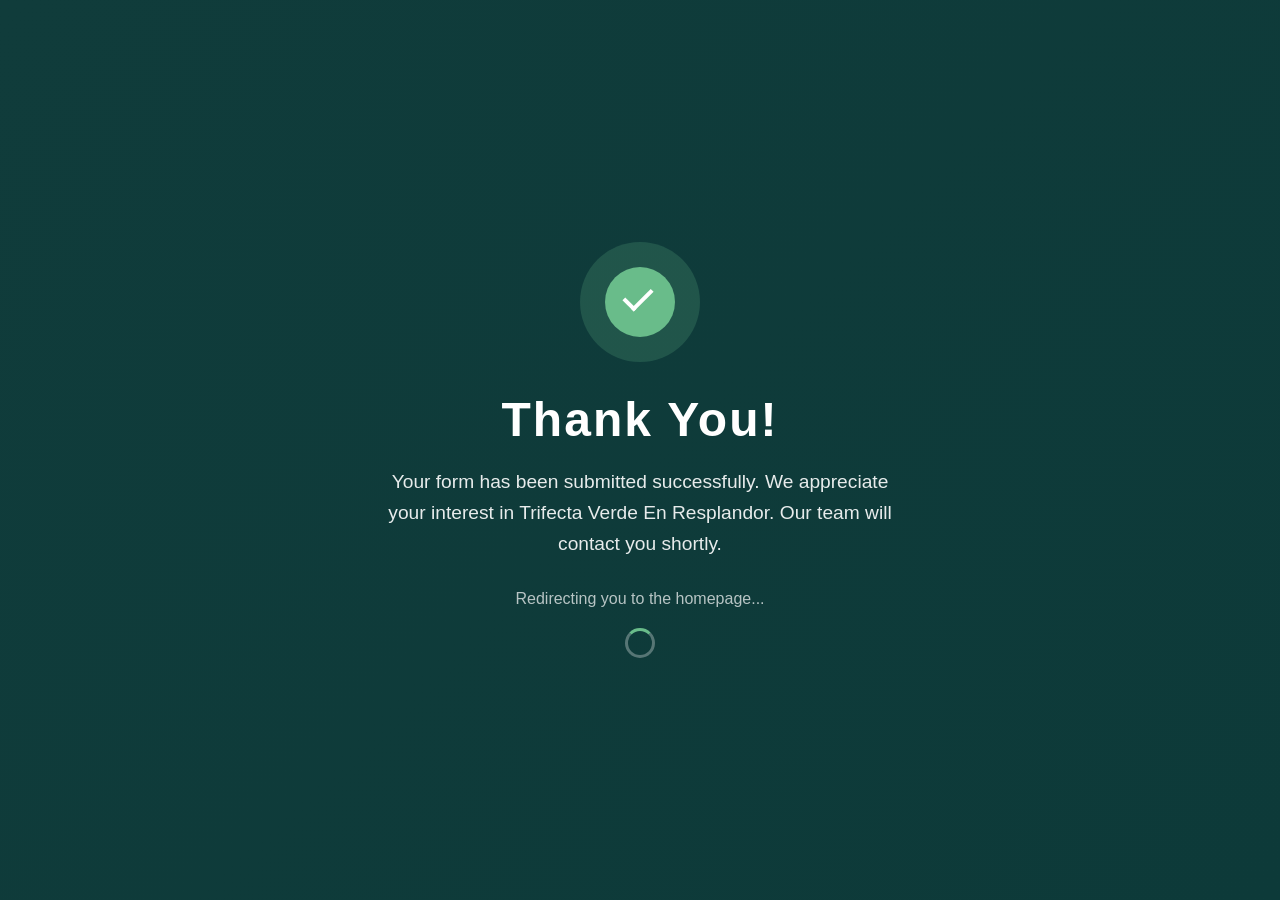
<file: thank-you.html>
<!DOCTYPE html>
<html lang="en">
<head>
    <meta charset="UTF-8">
    <meta name="viewport" content="width=device-width, initial-scale=1.0">
    <title>Thank You - Trifecta Verde En Resplandor</title>
    <link rel="icon" type="image/png" href="./images/TVER 1080 RGB Logo - Transparency.png">
    <style>
        * {
            margin: 0;
            padding: 0;
            box-sizing: border-box;
        }

        body {
            font-family: 'Regan', 'Arial', sans-serif;
            background: linear-gradient(135deg, #103c3b 0%, #0d3a39 100%);
            min-height: 100vh;
            display: flex;
            justify-content: center;
            align-items: center;
            overflow: hidden;
        }

        .thank-you-container {
            text-align: center;
            padding: 60px 40px;
            max-width: 600px;
            animation: slideUp 0.6s ease-out;
        }

        @keyframes slideUp {
            from {
                opacity: 0;
                transform: translateY(30px);
            }
            to {
                opacity: 1;
                transform: translateY(0);
            }
        }

        .checkmark-circle {
            width: 120px;
            height: 120px;
            margin: 0 auto 30px;
            border-radius: 50%;
            background: rgba(105, 188, 138, 0.2);
            display: flex;
            align-items: center;
            justify-content: center;
            animation: scaleIn 0.5s ease-out 0.2s backwards;
        }

        @keyframes scaleIn {
            from {
                transform: scale(0);
            }
            to {
                transform: scale(1);
            }
        }

        .checkmark {
            width: 70px;
            height: 70px;
            border-radius: 50%;
            background: #69bc8a;
            position: relative;
            animation: pulse 2s ease-in-out infinite;
        }

        @keyframes pulse {
            0%, 100% {
                box-shadow: 0 0 0 0 rgba(105, 188, 138, 0.7);
            }
            50% {
                box-shadow: 0 0 0 20px rgba(105, 188, 138, 0);
            }
        }

        .checkmark::after {
            content: '';
            position: absolute;
            left: 25px;
            top: 15px;
            width: 12px;
            height: 24px;
            border: solid white;
            border-width: 0 4px 4px 0;
            transform: rotate(45deg);
            animation: checkDraw 0.4s ease-out 0.4s backwards;
        }

        @keyframes checkDraw {
            from {
                height: 0;
            }
            to {
                height: 24px;
            }
        }

        .thank-you-title {
            font-size: 3rem;
            font-weight: 700;
            color: white;
            margin-bottom: 20px;
            letter-spacing: 2px;
            animation: fadeIn 0.6s ease-out 0.3s backwards;
        }

        @keyframes fadeIn {
            from {
                opacity: 0;
            }
            to {
                opacity: 1;
            }
        }

        .thank-you-message {
            font-size: 1.2rem;
            color: rgba(255, 255, 255, 0.9);
            line-height: 1.6;
            margin-bottom: 30px;
            animation: fadeIn 0.6s ease-out 0.5s backwards;
        }

        .redirect-text {
            font-size: 1rem;
            color: rgba(255, 255, 255, 0.7);
            animation: fadeIn 0.6s ease-out 0.7s backwards;
        }

        .spinner {
            width: 30px;
            height: 30px;
            border: 3px solid rgba(255, 255, 255, 0.3);
            border-top-color: #69bc8a;
            border-radius: 50%;
            margin: 20px auto 0;
            animation: spin 1s linear infinite;
        }

        @keyframes spin {
            to {
                transform: rotate(360deg);
            }
        }

        /* Responsive */
        @media (max-width: 768px) {
            .thank-you-container {
                padding: 40px 30px;
            }

            .thank-you-title {
                font-size: 2.2rem;
            }

            .thank-you-message {
                font-size: 1rem;
            }

            .checkmark-circle {
                width: 100px;
                height: 100px;
            }

            .checkmark {
                width: 60px;
                height: 60px;
            }

            .checkmark::after {
                left: 22px;
                top: 12px;
                width: 10px;
                height: 20px;
            }
        }

        @media (max-width: 480px) {
            .thank-you-container {
                padding: 30px 20px;
            }

            .thank-you-title {
                font-size: 1.8rem;
            }

            .thank-you-message {
                font-size: 0.95rem;
            }
        }
    </style>
</head>
<body>
    <div class="thank-you-container">
        <div class="checkmark-circle">
            <div class="checkmark"></div>
        </div>
        
        <h1 class="thank-you-title">Thank You!</h1>
        
        <p class="thank-you-message">
            Your form has been submitted successfully. We appreciate your interest in Trifecta Verde En Resplandor. 
            Our team will contact you shortly.
        </p>
        
        <p class="redirect-text">
            Redirecting you to the homepage...
        </p>
        
        <div class="spinner"></div>
    </div>

    <script>
        // Redirect to homepage after 3 seconds
        setTimeout(function() {
            window.location.href = './index.html';
        }, 3000);
    </script>
</body>
</html>
</file>
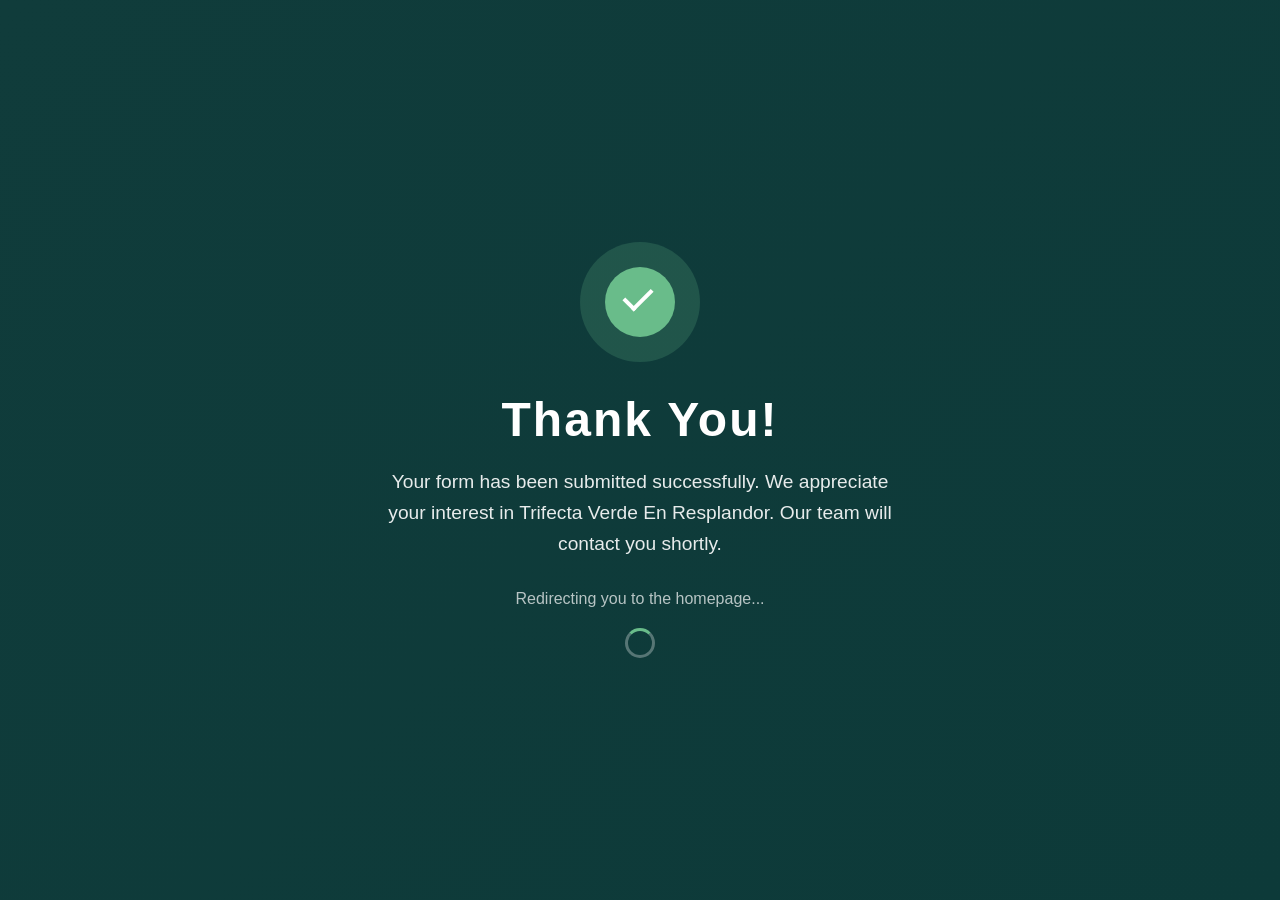
<file: thankyou.html>
<!DOCTYPE html>
<html lang="en">
<head>
    <meta charset="UTF-8">
    <meta name="viewport" content="width=device-width, initial-scale=1.0">
    <title>Thank You - Trifecta Verde En Resplandor</title>
    <link rel="icon" type="image/png" href="./images/TVER 1080 RGB Logo - Transparency.png">
    <style>
        * {
            margin: 0;
            padding: 0;
            box-sizing: border-box;
        }

        body {
            font-family: 'Regan', 'Arial', sans-serif;
            background: linear-gradient(135deg, #103c3b 0%, #0d3a39 100%);
            min-height: 100vh;
            display: flex;
            justify-content: center;
            align-items: center;
            overflow: hidden;
        }

        .thank-you-container {
            text-align: center;
            padding: 60px 40px;
            max-width: 600px;
            animation: slideUp 0.6s ease-out;
        }

        @keyframes slideUp {
            from {
                opacity: 0;
                transform: translateY(30px);
            }
            to {
                opacity: 1;
                transform: translateY(0);
            }
        }

        .checkmark-circle {
            width: 120px;
            height: 120px;
            margin: 0 auto 30px;
            border-radius: 50%;
            background: rgba(105, 188, 138, 0.2);
            display: flex;
            align-items: center;
            justify-content: center;
            animation: scaleIn 0.5s ease-out 0.2s backwards;
        }

        @keyframes scaleIn {
            from {
                transform: scale(0);
            }
            to {
                transform: scale(1);
            }
        }

        .checkmark {
            width: 70px;
            height: 70px;
            border-radius: 50%;
            background: #69bc8a;
            position: relative;
            animation: pulse 2s ease-in-out infinite;
        }

        @keyframes pulse {
            0%, 100% {
                box-shadow: 0 0 0 0 rgba(105, 188, 138, 0.7);
            }
            50% {
                box-shadow: 0 0 0 20px rgba(105, 188, 138, 0);
            }
        }

        .checkmark::after {
            content: '';
            position: absolute;
            left: 25px;
            top: 15px;
            width: 12px;
            height: 24px;
            border: solid white;
            border-width: 0 4px 4px 0;
            transform: rotate(45deg);
            animation: checkDraw 0.4s ease-out 0.4s backwards;
        }

        @keyframes checkDraw {
            from {
                height: 0;
            }
            to {
                height: 24px;
            }
        }

        .thank-you-title {
            font-size: 3rem;
            font-weight: 700;
            color: white;
            margin-bottom: 20px;
            letter-spacing: 2px;
            animation: fadeIn 0.6s ease-out 0.3s backwards;
        }

        @keyframes fadeIn {
            from {
                opacity: 0;
            }
            to {
                opacity: 1;
            }
        }

        .thank-you-message {
            font-size: 1.2rem;
            color: rgba(255, 255, 255, 0.9);
            line-height: 1.6;
            margin-bottom: 30px;
            animation: fadeIn 0.6s ease-out 0.5s backwards;
        }

        .redirect-text {
            font-size: 1rem;
            color: rgba(255, 255, 255, 0.7);
            animation: fadeIn 0.6s ease-out 0.7s backwards;
        }

        .spinner {
            width: 30px;
            height: 30px;
            border: 3px solid rgba(255, 255, 255, 0.3);
            border-top-color: #69bc8a;
            border-radius: 50%;
            margin: 20px auto 0;
            animation: spin 1s linear infinite;
        }

        @keyframes spin {
            to {
                transform: rotate(360deg);
            }
        }

        /* Responsive */
        @media (max-width: 768px) {
            .thank-you-container {
                padding: 40px 30px;
            }

            .thank-you-title {
                font-size: 2.2rem;
            }

            .thank-you-message {
                font-size: 1rem;
            }

            .checkmark-circle {
                width: 100px;
                height: 100px;
            }

            .checkmark {
                width: 60px;
                height: 60px;
            }

            .checkmark::after {
                left: 22px;
                top: 12px;
                width: 10px;
                height: 20px;
            }
        }

        @media (max-width: 480px) {
            .thank-you-container {
                padding: 30px 20px;
            }

            .thank-you-title {
                font-size: 1.8rem;
            }

            .thank-you-message {
                font-size: 0.95rem;
            }
        }
    </style>
</head>
<body>
    <div class="thank-you-container">
        <div class="checkmark-circle">
            <div class="checkmark"></div>
        </div>
        
        <h1 class="thank-you-title">Thank You!</h1>
        
        <p class="thank-you-message">
            Your form has been submitted successfully. We appreciate your interest in Trifecta Verde En Resplandor. 
            Our team will contact you shortly.
        </p>
        
        <p class="redirect-text">
            Redirecting you to the homepage...
        </p>
        
        <div class="spinner"></div>
    </div>

    <script>
        // Redirect to homepage after 3 seconds
        setTimeout(function() {
            window.location.href = './index.html';
        }, 3000);
    </script>
</body>
</html>
</file>
<file: style.css>
/* Regular */
@font-face {
  font-family: "Regan";
  src: url("./fonts/The\ Northern\ Block\ -\ Regan-Black.otf")
    format("opentype");
  font-weight: 400;
  font-style: normal;
}

/* Bold */
@font-face {
  font-family: "Regan";
  src: url("./fonts/The\ Northern\ Block\ -\ Regan-Bold.otf") format("opentype");
  font-weight: 700;
  font-style: normal;
}

/* Italic */
@font-face {
  font-family: "Regan";
  src: url("./fonts/The\ Northern\ Block\ -\ Regan-DemiBoldItalic.otf")
    format("opentype");
  font-weight: 400;
  font-style: italic;
}

/* Extra Bold */
@font-face {
  font-family: "Regan";
  src: url("./fonts/The\ Northern\ Block\ -\ Regan-ExtraBold.otf")
    format("opentype");
  font-weight: 800;
  font-style: normal;
}

* {
  margin: 0;
  padding: 0;
  box-sizing: border-box;
}

body {
  font-family: "Regan", sans-serif !important;
  line-height: 1.6;
  /* overflow: hidden; */
  background-color: #103c3b;
  scroll-behavior: smooth;
}

/* Navbar Base */
.navbar {
  position: fixed;
  top: 0;
  left: 0;
  width: 100%;
  background-color: #0d3a39;
  color: white;
  display: flex;
  align-items: center;
  justify-content: space-between;
  padding: 15px 50px;
  transition: all 0.3s ease;
  z-index: 1000;
  box-shadow: 0 2px 10px rgba(0, 0, 0, 0.1);
}

/* Expanded Navbar (when scrolling up) */
.navbar.expanded {
  padding: 25px 50px;
}

/* Logo */
.logo {
  font-size: 24px;
  font-weight: 400;
  letter-spacing: 2px;
  z-index: 1001;
}

/* Menu Container */
.menu {
  display: flex;
  gap: 30px;
  align-items: center;
}

.menu a {
  text-decoration: none;
  color: white;
  font-weight: 400;
  transition: color 0.3s;
  position: relative;
  padding: 5px 0;
}

.menu a::after {
  content: "";
  position: absolute;
  bottom: 0;
  left: 0;
  width: 0;
  height: 2px;
  background-color: #69bc8a;
  transition: width 0.3s ease;
}

.menu a:hover::after {
  width: 100%;
}

.menu a:hover {
  color: #ffffff;
}

/* Button */
.btn {
  background-color: #69bc8a;
  color: white;
  border: none;
  padding: 12px 24px;
  border-radius: 6px;
  font-weight: 400;
  cursor: pointer;
  transition: all 0.3s;
  text-decoration: none;
  white-space: nowrap;
}

.btn:hover {
  background-color: #69bc8a;
  transform: translateY(-2px);
  box-shadow: 0 4px 12px #69bc8a46;
}

/* Hamburger Icon */
.hamburger {
  display: none;
  flex-direction: column;
  cursor: pointer;
  z-index: 1001;
  gap: 5px;
}

.hamburger span {
  width: 28px;
  height: 3px;
  background-color: white;
  transition: all 0.3s ease;
  border-radius: 3px;
}

/* Hamburger Animation */
.hamburger.active span:nth-child(1) {
  transform: rotate(45deg) translate(8px, 8px);
}

.hamburger.active span:nth-child(2) {
  opacity: 0;
}

.hamburger.active span:nth-child(3) {
  transform: rotate(-45deg) translate(8px, -8px);
}

/* Demo Content */
.demo-section {
  min-height: 100vh;
  display: flex;
  align-items: center;
  justify-content: center;
  font-size: 32px;
  font-weight: 400;
  color: #0d3a39;
}

.demo-section:nth-child(even) {
  background-color: #f5f5f5;
}

/* Tablet Responsive (768px - 1024px) */
@media screen and (max-width: 1024px) {
  .navbar {
    padding: 15px 30px;
  }

  .navbar.expanded {
    padding: 20px 30px;
  }

  .menu {
    gap: 20px;
  }

  .menu a {
    font-size: 14px;
  }

  .btn {
    padding: 10px 18px;
    font-size: 13px;
  }

  .logo {
    font-size: 22px;
  }
}

/* Mobile Responsive (below 768px) */
@media screen and (max-width: 768px) {
  .navbar {
    padding: 15px 20px;
  }

  .navbar.expanded {
    padding: 25px 45px;
  }

  .hamburger {
    display: flex;
  }

  .menu {
    position: fixed;
    top: 0;
    right: -100%;
    width: 280px;
    height: 100vh;
    background-color: #0d3a39;
    flex-direction: column;
    justify-content: center;
    align-items: center;
    gap: 30px;
    transition: right 0.4s ease;
    box-shadow: -5px 0 15px rgba(0, 0, 0, 0.3);
  }

  .menu.active {
    right: 0;
  }

  .menu a {
    font-size: 18px;
    padding: 10px 20px;
  }

  .btn {
    padding: 12px 28px;
    font-size: 14px;
  }

  .logo {
    font-size: 20px;
  }
}

/* Small Mobile (below 480px) */
@media screen and (max-width: 480px) {
  .navbar {
    padding: 20px 45px;
  }

  .logo {
    font-size: 18px;
  }

  .menu {
    width: 100%;
  }

  .btn {
    padding: 10px 20px;
    font-size: 13px;
  }

  .hamburger span {
    width: 25px;
  }
}

/* hero section */

.slider-container {
  position: relative;
  width: 100%;
  height: 80vh;
  overflow: hidden;
}
.slider-container-main {
  position: relative;
  width: 100%;
  height: 100vh;
  overflow: hidden;
  background-image: url(./Website-Villa-Offer-Landing-page/Website-Villa-Offer-Creative-Desktop.jpg);
  background-position: center;
  background-repeat: no-repeat;
  background-size: cover;
  margin-top: 4rem;
}

.slide {
  position: absolute;
  top: 0;
  left: 0;
  width: 100%;
  height: 100%;
  opacity: 0;
  transition: opacity 0.8s ease-in-out;
  z-index: 1;
}

.slide.active {
  opacity: 1;
  z-index: 2;
}

.slide-background {
  position: absolute;
  top: 0;
  left: 0;
  width: 100vw;
  height: 100%;
  background-size: cover;
  background-position: center;
  background-repeat: no-repeat;
  margin-top: 4rem;
}

.slide1-bg {
  background-image: linear-gradient(rgba(0, 0, 0, 0.4), rgba(0, 0, 0, 0.4)),
    url("./images/Website\ Villa\ Offer\ Creative\ 628.jpg");
  background-position: center;
  background-size: cover;
  background-repeat: no-repeat;
}

.slide2-bg {
  background-image: linear-gradient(rgba(0, 0, 0, 0.4), rgba(0, 0, 0, 0.4)),
    url("./images/Website\ Villa\ Offer\ Creative\ 628.jpg");
  background-position: center;
  background-size: cover;
  background-repeat: no-repeat;
}

.slide-content {
  position: relative;
  z-index: 3;
  height: 100%;
  display: flex;
  align-items: center;
  padding: 0 2rem;
  margin-top: 4rem;
}

.content-wrapper {
  display: flex;
  width: 100%;
  max-width: 1200px;
  margin: 0 auto;
  gap: 4rem;
  align-items: center;
}

.hero-content {
  flex: 1;
  color: white;
}

.hero-title {
  font-size: 3rem;
  font-weight: 400;
  line-height: 1.2;
  margin-bottom: 1rem;
  text-shadow: 2px 2px 4px rgba(0, 0, 0, 0.5);
}

.hero-subtitle {
  font-size: 1.25rem;
  margin-bottom: 1rem;
  opacity: 0.9;
  font-weight: 400;
}

.hero-buttons {
  display: flex;
  gap: 1rem;
  margin-bottom: 10px;
  flex-wrap: wrap;
}

.btn {
  padding: 0.875rem 1.5rem !important;
  border: none;
  border-radius: 5px;
  font-size: 0.9rem;
  font-weight: 600;
  cursor: pointer;
  transition: all 0.3s ease;
  text-transform: uppercase;
  letter-spacing: 0.5px;
}

.btn-primary {
  background-color: #69bc8a;
  color: white;
}

.btn-primary:hover {
  background-color: #69bc8a;
  transform: translateY(-2px);
}

.btn-secondary {
  background-color: rgba(255, 255, 255, 0.2);
  color: white;
  border: 2px solid rgba(255, 255, 255, 0.3);
}

.btn-secondary:hover {
  background-color: rgba(255, 255, 255, 0.3);
  border-color: rgba(255, 255, 255, 0.5);
  transform: translateY(-2px);
}

.property-badges {
  display: flex;
  gap: 2rem;
  flex-wrap: wrap;
}

.badge {
  display: flex;
  align-items: center;
  gap: 0.5rem;
  font-size: 0.9rem;
  color: rgba(255, 255, 255, 0.9);
}

.badge i {
  color: #4ade80;
  font-size: 1.1rem;
}

.badge strong {
  color: #69bc8a;
  font-size: 1.2rem;
}

.form-container {
  flex: 0 0 400px;
  background: rgba(0, 50, 50, 0.95);
  padding: 2rem;
  border-radius: 10px;
  backdrop-filter: blur(10px);
  box-shadow: 0 20px 40px rgba(0, 0, 0, 0.3);
}

.consultation-form h3 {
  color: white;
  font-size: 1rem;
  margin-bottom: 1rem;
  font-weight: 600;
}

.form-group {
  margin-bottom: 1rem;
}

.form-group input,
.form-group select {
  width: 100%;
  padding: 0.875rem;
  border: 1px solid rgba(255, 255, 255, 0.3);
  border-radius: 5px;
  background: rgba(255, 255, 255, 0.1);
  color: white;
  font-size: 0.9rem;
  transition: all 0.3s ease;
}

.form-group input::placeholder {
  color: rgba(255, 255, 255, 0.7);
}

.form-group input:focus,
.form-group select:focus {
  outline: none;
  border-color: #69bc8a;
  background: rgba(255, 255, 255, 0.15);
}

.input-with-icon {
  position: relative;
}

.input-with-icon i {
  position: absolute;
  right: 12px;
  top: 50%;
  transform: translateY(-50%);
  color: #8b5cf6;
  font-size: 1.1rem;
}

.phone-input {
  display: flex;
  gap: 0.5rem;
}

.country-code {
  flex: 0 0 100px;
}

.checkbox-group label {
  display: flex;
  align-items: center;
  color: rgba(255, 255, 255, 0.9);
  font-size: 0.85rem;
  cursor: pointer;
  line-height: 1.4;
}

.checkbox-group input[type="checkbox"] {
  display: none;
}

.checkmark {
  width: 18px;
  height: 18px;
  border: 2px solid rgba(255, 255, 255, 0.5);
  border-radius: 3px;
  margin-right: 0.75rem;
  position: relative;
  transition: all 0.3s ease;
  flex-shrink: 0;
}

.checkbox-group input[type="checkbox"]:checked + .checkmark {
  background-color: #69bc8a;
  border-color: #69bc8a;
}

.checkbox-group input[type="checkbox"]:checked + .checkmark:after {
  content: "";
  position: absolute;
  left: 5px;
  top: 2px;
  width: 4px;
  height: 8px;
  border: solid white;
  border-width: 0 2px 2px 0;
  transform: rotate(45deg);
}

.btn-form {
  width: 100%;
  background-color: #69bc8a;
  color: white;
  font-size: 1rem;
  padding: 1rem;
  margin-bottom: 0.75rem;
}

.btn-form:hover {
  background-color: #69bc8a;
}

.form-note {
  color: rgba(255, 255, 255, 0.8);
  font-size: 0.8rem;
  text-align: center;
  margin: 0;
}

.nav-arrow {
  position: absolute;
  top: 50%;
  transform: translateY(-50%);
  background: rgba(255, 255, 255, 0.2);
  border: none;
  border-radius: 50%;
  width: 50px;
  height: 50px;
  color: white;
  font-size: 1.2rem;
  cursor: pointer;
  transition: all 0.3s ease;
  z-index: 10;
  backdrop-filter: blur(10px);
}

.nav-arrow:hover {
  background: #69bc8abe;
  transform: translateY(-50%) scale(1.1);
}

.nav-arrow-left {
  left: 2rem;
}

.nav-arrow-right {
  right: 2rem;
}

.slide-indicators {
  position: absolute;
  bottom: 2rem;
  left: 50%;
  transform: translateX(-50%);
  display: flex;
  gap: 0.75rem;
  z-index: 10;
}

.indicator {
  width: 12px;
  height: 12px;
  border-radius: 50%;
  background: rgba(255, 255, 255, 0.4);
  cursor: pointer;
  transition: all 0.3s ease;
}

.indicator.active {
  background: #69bc8a;
  transform: scale(1.2);
}

/* Responsive Design */
@media (max-width: 1200px) {
  .content-wrapper {
    gap: 2rem;
  }

  .hero-title {
    font-size: 2.8rem;
  }

  .form-container {
    flex: 0 0 350px;
  }
}

@media (max-width: 968px) {
  .content-wrapper {
    flex-direction: column;
    text-align: center;
    gap: 1rem;
  }

  .hero-content {
    flex: none;
    width: 100%;
    display: flex;
    flex-direction: column;
    justify-content: center;
    align-items: center;
    text-align: center;
  }

  .form-container {
    flex: none;
    width: 100%;
    max-width: 400px;
  }

  .hero-title {
    font-size: 2.5rem;
  }

  .slide-content {
    padding: 2rem 1rem;
    overflow-y: auto;
  }

  .nav-arrow-left {
    left: 1rem;
  }

  .nav-arrow-right {
    right: 1rem;
  }
}

@media (max-width: 768px) {
  .hero-title {
    font-size: 2rem;
  }

  .hero-subtitle {
    font-size: 1.1rem;
  }

  .hero-buttons {
    justify-content: center;
  }

  .btn {
    padding: 0.75rem 1.25rem;
    font-size: 0.85rem;
  }

  .property-badges {
    justify-content: center;
    gap: 1rem;
  }

  .badge {
    font-size: 0.85rem;
  }

  .form-container {
    padding: 1.5rem;
  }

  .nav-arrow {
    width: 40px;
    height: 40px;
    font-size: 1rem;
  }
}

@media (max-width: 480px) {
  .slide-content {
    padding: 1rem 0.75rem;
  }

  .hero-title {
    font-size: 1rem;
  }

  .hero-buttons {
    flex-direction: column;
    align-items: center;
  }

  .btn {
    /* width: 280px; */
    max-width: 100%;
    background-color: #69bc8a;
  }

  .property-badges {
    flex-direction: column;
    align-items: center;
    gap: 0.15rem;
  }

  .form-container {
    padding: 1.25rem;
  }

  .phone-input {
    flex-direction: column;
  }

  .country-code {
    flex: none;
  }

  .nav-arrow-left {
    left: 0.5rem;
  }

  .nav-arrow-right {
    right: 0.5rem;
  }

  .slide-indicators {
    bottom: 1rem;
  }
}

@media (max-height: 600px) {
  .slide-content {
    overflow-y: auto;
    align-items: flex-start;
    padding-top: 2rem;
  }

  .hero-title {
    font-size: 2rem;
  }

  .form-container {
    padding: 1rem;
  }
}
.prop-main-section {
  /* background: linear-gradient(135deg, #1a3e3e 0%, #0f1419 100%); */
  background-color: #103c3b;
  padding: 60px 20px 40px;
  min-height: 100vh;
}

.prop-container {
  max-width: 1200px;
  margin: 0 auto;
}

/* Toggle Buttons at Top */
.prop-toggle-buttons {
  display: flex;
  justify-content: center;
  gap: 20px;
  margin-bottom: 60px;
}

.prop-toggle-btn {
  background: rgba(255, 255, 255, 0.1);
  color: rgba(255, 255, 255, 0.7);
  border: 2px solid rgba(255, 255, 255, 0.2);
  padding: 10px 30px;
  border-radius: 30px;
  font-size: 16px;
  font-weight: 600;
  cursor: pointer;
  transition: all 0.3s ease;
  text-transform: uppercase;
  letter-spacing: 1px;
}

.prop-toggle-btn.prop-active {
  background: linear-gradient(135deg, #69bc8a 0%, #69bc8a 100%);
  color: white;
  border-color: #69bc8a;
  transform: translateY(-2px);
  box-shadow: 0 8px 25px #69bc8a57;
}

.prop-toggle-btn:hover:not(.prop-active) {
  background: rgba(255, 255, 255, 0.15);
  border-color: rgba(255, 255, 255, 0.4);
}

/* Content Section */
.prop-content {
  text-align: center;
}

.prop-badge {
  background: rgba(255, 255, 255, 0.1);
  backdrop-filter: blur(10px);
  padding: 10px 25px;
  border-radius: 25px;
  font-size: 14px;
  font-weight: 400;
  letter-spacing: 1px;
  text-transform: uppercase;
  display: inline-block;
  margin-bottom: 40px;
  border: 1px solid rgba(255, 255, 255, 0.2);
}

.prop-main-title {
  font-size: clamp(2.5rem, 6vw, 3rem);
  font-weight: 400;
  line-height: 1.1;
  margin-bottom: 30px;
  background: linear-gradient(135deg, #ffffff 0%, #a0a0a0 100%);
  -webkit-background-clip: text;
  -webkit-text-fill-color: transparent;
  background-clip: text;
}

.prop-description {
  font-size: 1rem;
  line-height: 1.4;
  color: rgba(255, 255, 255, 0.8);
  max-width: 700px;
  margin: 0 auto 60px;
}

.prop-features-grid {
  display: grid;
  grid-template-columns: repeat(auto-fit, minmax(250px, 1fr));
  gap: 30px;
  margin-bottom: 40px;
}

.prop-feature {
  text-align: center;
}

.prop-feature-label {
  font-size: 10px;
  color: rgba(255, 255, 255, 0.6);
  text-transform: uppercase;
  letter-spacing: 1px;
  margin-bottom: 10px;
}

.prop-feature-icon {
  font-size: 2rem;
  margin-bottom: 15px;
}

.prop-feature-value {
  font-size: 1.2rem;
  font-weight: 600;
  color: #69bc8a;
}

.prop-view-btn {
  background: linear-gradient(135deg, #69bc8a 0%, #69bc8a 100%);
  color: white;
  padding: 12px 30px;
  border: none;
  border-radius: 30px;
  font-size: 16px;
  font-weight: 600;
  cursor: pointer;
  text-transform: uppercase;
  letter-spacing: 1px;
  transition: all 0.3s ease;
  box-shadow: 0 8px 30px rgba(201, 169, 110, 0.3);
  margin-bottom: 40px;
}

.prop-view-btn:hover {
  transform: translateY(-2px);
  box-shadow: 0 12px 40px rgba(201, 169, 110, 0.4);
}

/* Expanded Details Grid */
.prop-details-section {
  display: none;
  opacity: 0;
  transition: all 0.5s ease;
}

.prop-details-section.prop-active {
  display: block;
  opacity: 1;
}

.prop-details-grid {
  display: grid;
  grid-template-columns: repeat(4, 1fr);
  gap: 40px;
  margin-bottom: 40px;
}

.prop-details-grid-bottom {
  display: grid;
  grid-template-columns: repeat(4, 1fr);
  gap: 40px;
}

.prop-detail-item {
  text-align: center;
}

.prop-detail-category {
  font-size: 14px;
  color: #c9a96e;
  text-transform: uppercase;
  letter-spacing: 1px;
  margin-bottom: 15px;
  font-weight: 600;
}

.prop-detail-icon {
  font-size: 2rem;
  margin-bottom: 15px;
  color: #c9a96e;
}

.prop-detail-title {
  font-size: 1.2rem;
  font-weight: 700;
  color: white;
}

/* Responsive Design */
@media (max-width: 768px) {
  .prop-toggle-buttons {
    /* flex-direction: column; */
    align-items: center;
  }

  .prop-toggle-btn {
    width: 200px;
    font-size: 0.9rem;
  }

  .prop-features-grid {
    grid-template-columns: repeat(2, 1fr);
    gap: 30px;
  }

  .prop-details-grid,
  .prop-details-grid-bottom {
    grid-template-columns: repeat(2, 1fr);
    gap: 30px;
  }
}

@media (max-width: 480px) {
  .prop-features-grid,
  .prop-details-grid,
  .prop-details-grid-bottom {
    /* grid-template-columns: 1fr; */
    gap: 20px;
  }
}

/* Fade animation */
@keyframes propFadeIn {
  from {
    opacity: 0;
    transform: translateY(20px);
  }
  to {
    opacity: 1;
    transform: translateY(0);
  }
}

.prop-content {
  animation: propFadeIn 0.6s ease;
}

/* galary section */
/* gallery section unique styles */
.gallery-interior-showcase {
  max-width: 1400px;
  margin: 4rem auto;
}

.gallery-showcase-header {
  text-align: center;
  margin-bottom: 50px;
}

.gallery-showcase-title {
  color: white;
  font-size: 3rem;
  font-weight: 400;
  margin-bottom: 40px;
  letter-spacing: 3px;
  text-transform: uppercase;
}

.gallery-face-toggle {
  display: inline-flex;
  background: rgba(255, 255, 255, 0.1);
  backdrop-filter: blur(10px);
  border-radius: 50px;
  padding: 6px;
  gap: 6px;
  box-shadow: 0 10px 30px rgba(0, 0, 0, 0.2);
  margin-top: 3rem;
}

.gallery-face-btn {
  padding: 16px 36px;
  border: none;
  border-radius: 50px;
  font-size: 16px;
  font-weight: 600;
  cursor: pointer;
  transition: all 0.4s cubic-bezier(0.4, 0, 0.2, 1);
  text-transform: uppercase;
  letter-spacing: 1px;
  position: relative;
  overflow: hidden;
}

.gallery-face-btn::before {
  content: "";
  position: absolute;
  top: 0;
  left: -100%;
  width: 100%;
  height: 100%;
  background: linear-gradient(
    90deg,
    transparent,
    rgba(255, 255, 255, 0.2),
    transparent
  );
  transition: left 0.6s;
}

.gallery-face-btn:hover::before {
  left: 100%;
}

.gallery-face-btn.gallery-active {
  background: linear-gradient(135deg, #69bc8a, #69bc8a);
  color: white;
  box-shadow: 0 8px 25px #69bc8a65;
}

.gallery-face-btn:not(.gallery-active) {
  background: transparent;
  color: rgba(255, 255, 255, 0.8);
}

.gallery-face-btn:not(.gallery-active):hover {
  background: rgba(255, 255, 255, 0.15);
  color: white;
  transform: translateY(-1px);
}

.gallery-carousel-container {
  position: relative;
  height: 500px;
  overflow: hidden;
  border-radius: 20px;
  box-shadow: 0 25px 50px rgba(0, 0, 0, 0.3);
}

.gallery-carousel-track {
  display: flex;
  height: 100%;
  transition: transform 0.8s cubic-bezier(0.25, 0.46, 0.45, 0.94);
  will-change: transform;
}

.gallery-carousel-slide {
  flex: 0 0 100%;
  position: relative;
  overflow: hidden;
}

.gallery-slide-image {
  width: 100%;
  height: 100%;
  object-fit: cover;
  transition: transform 0.8s ease;
}

.gallery-carousel-slide:hover .gallery-slide-image {
  transform: scale(1.05);
}

.gallery-slide-overlay {
  position: absolute;
  top: 0;
  left: 0;
  right: 0;
  bottom: 0;
  background: linear-gradient(
    45deg,
    rgba(44, 85, 48, 0.3) 0%,
    transparent 50%,
    rgba(212, 147, 62, 0.2) 100%
  );
  opacity: 0;
  transition: opacity 0.6s ease;
}

.gallery-carousel-slide:hover .gallery-slide-overlay {
  opacity: 1;
}

.gallery-slide-content {
  position: absolute;
  bottom: 40px;
  left: 40px;
  right: 40px;
  color: white;
  transform: translateY(30px);
  opacity: 0;
  transition: all 0.6s cubic-bezier(0.4, 0, 0.2, 1);
}

.gallery-carousel-slide:hover .gallery-slide-content {
  transform: translateY(0);
  opacity: 1;
}

.gallery-slide-title {
  font-size: 2.5rem;
  font-weight: 400;
  margin-bottom: 15px;
  letter-spacing: 2px;
  text-shadow: 0 4px 8px rgba(0, 0, 0, 0.3);
}

.gallery-slide-description {
  font-size: 1.1rem;
  opacity: 0.9;
  line-height: 1.6;
  max-width: 600px;
}

.gallery-carousel-nav {
  position: absolute;
  top: 50%;
  transform: translateY(-50%);
  background: rgba(255, 255, 255, 0.95);
  border: none;
  width: 60px;
  height: 60px;
  border-radius: 50%;
  cursor: pointer;
  display: flex;
  align-items: center;
  justify-content: center;
  font-size: 24px;
  color: #103c3b;
  transition: all 0.4s cubic-bezier(0.4, 0, 0.2, 1);
  z-index: 10;
  box-shadow: 0 8px 25px rgba(0, 0, 0, 0.15);
}

.gallery-carousel-nav:hover {
  background: white;
  transform: translateY(-50%) scale(1.1);
  box-shadow: 0 12px 30px rgba(0, 0, 0, 0.2);
}

.gallery-carousel-nav.gallery-prev {
  left: 30px;
}

.gallery-carousel-nav.gallery-next {
  right: 30px;
}

.gallery-carousel-pagination {
  display: flex;
  justify-content: center;
  gap: 12px;
  margin-top: 40px;
}

.gallery-pagination-dot {
  width: 12px;
  height: 12px;
  border-radius: 50%;
  background: rgba(255, 255, 255, 0.3);
  cursor: pointer;
  transition: all 0.4s cubic-bezier(0.4, 0, 0.2, 1);
  position: relative;
}

.gallery-pagination-dot::before {
  content: "";
  position: absolute;
  top: 50%;
  left: 50%;
  transform: translate(-50%, -50%);
  width: 24px;
  height: 24px;
  border-radius: 50%;
  background: rgba(255, 255, 255, 0.1);
  opacity: 0;
  transition: opacity 0.3s ease;
}

.gallery-pagination-dot:hover::before {
  opacity: 1;
}

.gallery-pagination-dot.gallery-active {
  background: #69bc8a;
  transform: scale(1.3);
  box-shadow: 0 4px 12px rgba(212, 147, 62, 0.4);
}

.gallery-progress-bar {
  position: absolute;
  bottom: 0;
  left: 0;
  height: 4px;
  background: linear-gradient(90deg, #69bc8a, #69bc8a);
  transition: width 0.8s cubic-bezier(0.25, 0.46, 0.45, 0.94);
  border-radius: 0 2px 0 0;
}

/* Responsive Design */
@media (max-width: 768px) {
  .gallery-showcase-title {
    font-size: 2.5rem;
    letter-spacing: 2px;
  }

  .gallery-face-toggle {
    flex-wrap: wrap;
    width: fit-content;
  }

  .gallery-carousel-container {
    height: 350px;
    margin: 0 -20px;
    border-radius: 0;
  }

  .gallery-slide-content {
    bottom: 20px;
    left: 20px;
    right: 20px;
  }

  .gallery-slide-title {
    font-size: 1.8rem;
  }

  .gallery-slide-description {
    font-size: 1rem;
  }

  .gallery-carousel-nav {
    width: 50px;
    height: 50px;
    font-size: 20px;
  }

  .gallery-carousel-nav.gallery-prev {
    left: 15px;
  }

  .gallery-carousel-nav.gallery-next {
    right: 15px;
  }
}

@media (max-width: 480px) {
  .gallery-showcase-title {
    font-size: 2rem;
  }

  .gallery-carousel-container {
    height: 300px;
  }

  .gallery-slide-title {
    font-size: 1.5rem;
    margin-bottom: 10px;
  }

  .gallery-face-btn {
    padding: 12px 24px;
    font-size: 14px;
  }
}

/* Animation for slide transitions */
@keyframes gallerySlideInFromRight {
  from {
    transform: translateX(100%);
    opacity: 0;
  }

  to {
    transform: translateX(0);
    opacity: 1;
  }
}

@keyframes gallerySlideInFromLeft {
  from {
    transform: translateX(-100%);
    opacity: 0;
  }

  to {
    transform: translateX(0);
    opacity: 1;
  }
}

.gallery-slide-enter-right {
  animation: gallerySlideInFromRight 0.8s cubic-bezier(0.25, 0.46, 0.45, 0.94);
}

.gallery-slide-enter-left {
  animation: gallerySlideInFromLeft 0.8s cubic-bezier(0.25, 0.46, 0.45, 0.94);
}

/* masterplan section */

.mp-container {
  max-width: 1400px;
  margin: 0 auto;
}

.mp-header {
  text-align: center;
  margin-bottom: 50px;
}

.mp-title {
  font-size: clamp(2.5rem, 5vw, 3.5rem);
  font-weight: 300;
  color: #ffffff;
  margin-bottom: 40px;
  letter-spacing: 3px;
}

.mp-toggle-buttons {
  display: flex;
  gap: 15px;
  justify-content: center;
  flex-wrap: wrap;
}

.mp-toggle-btn {
  padding: 12px 40px;
  font-size: 1rem;
  font-weight: 400;
  border: 1px solid rgba(255, 255, 255, 0.3);
  background: transparent;
  color: #ffffff;
  cursor: pointer;
  transition: all 0.3s ease;
  border-radius: 4px;
  text-transform: capitalize;
  letter-spacing: 1px;
}

.mp-toggle-btn:hover {
  background: rgba(255, 255, 255, 0.1);
  border-color: rgba(255, 255, 255, 0.5);
}

.mp-toggle-btn.mp-active {
  background: #ffffff;
  color: #0a3d3d;
  border-color: #ffffff;
}

.mp-content {
  position: relative;
}

.mp-plan-view {
  display: none;
  animation: mpFadeIn 0.5s ease-in-out;
}

.mp-plan-view.mp-active {
  display: block;
}

@keyframes mpFadeIn {
  from {
    opacity: 0;
  }
  to {
    opacity: 1;
  }
}

.mp-image-container {
  width: 100%;
  margin-bottom: 60px;
}

.mp-image {
  width: 100%;
  height: 70vh;
  display: block;
}

.mp-points-section {
  padding: 0 20px;
}

.mp-points-grid {
  display: grid;
  grid-template-columns: repeat(5, 1fr);
  gap: 20px 40px;
  max-width: 1200px;
  margin: 0 auto;
}

.mp-point-item {
  text-align: left;
  background: rgba(255, 255, 255, 0.05);
  padding: 10px 10px;
  border-radius: 8px;
  display: flex;
  gap: 1rem;
  align-items: center;
}

.mp-point-number {
  font-size: 1.1rem;
  font-weight: 400;
  color: rgba(255, 255, 255, 0.5);
  margin-bottom: 6px;
}

.mp-point-name {
  font-size: 1rem;
  font-weight: 400;
  color: rgba(255, 255, 255, 0.85);
  line-height: 1.4;
}

@media (max-width: 1024px) {
  .mp-points-grid {
    grid-template-columns: repeat(2, 1fr);
    gap: 18px 30px;
  }
}

@media (max-width: 768px) {
  body {
    padding: 40px 15px;
  }

  .mp-title {
    font-size: 2rem;
    margin-bottom: 30px;
    letter-spacing: 2px;
  }

  .mp-toggle-btn {
    padding: 10px 30px;
    font-size: 0.95rem;
  }

  .mp-image-container {
    margin-bottom: 40px;
  }

  .mp-points-section {
    padding: 0 10px;
    display: none;
  }

  .mp-points-grid {
    grid-template-columns: 1fr;
    gap: 15px;
  }

  .mp-point-number {
    font-size: 1rem;
  }

  .mp-point-name {
    font-size: 0.95rem;
  }
}

@media (max-width: 480px) {
  .mp-toggle-buttons {
    gap: 10px;
  }

  .mp-toggle-btn {
    padding: 8px 24px;
    font-size: 0.9rem;
  }

  .mp-points-grid {
    gap: 12px;
  }

  .mp-point-item {
    padding: 12px 16px;
  }

  .mp-point-number {
    font-size: 0.95rem;
  }

  .mp-point-name {
    font-size: 0.9rem;
  }
}
/* floor plan style */

.floor-plans-container {
  max-width: 1200px;
  margin: 0 auto;
  /* background: rgba(255, 255, 255, 0.05); */
  backdrop-filter: blur(10px);
  border-radius: 20px;
  padding: 40px;
  /* box-shadow: 0 20px 40px rgba(0, 0, 0, 0.3); */
}

.discover-badge {
  text-align: center;
  margin-bottom: 20px;
}

.discover-badge span {
  background: rgba(255, 255, 255, 0.2);
  color: white;
  padding: 6px 16px;
  border-radius: 20px;
  font-size: 14px;
  text-transform: uppercase;
  letter-spacing: 1px;
}

.main-title {
  text-align: center;
  color: white;
  font-size: 3rem;
  font-weight: 400;
  margin-bottom: 30px;
  letter-spacing: 2px;
}

.facing-buttons {
  display: flex;
  justify-content: center;
  gap: 20px;
  margin-bottom: 50px;
  margin-top: 3rem;
}

.facing-btn {
  padding: 12px 30px;
  border: none;
  border-radius: 25px;
  font-size: 16px;
  font-weight: 400;
  cursor: pointer;
  transition: all 0.3s ease;
  text-transform: capitalize;
  letter-spacing: 0.5px;
}

.facing-btn.active {
  background: #69bc8a;
  color: white;
  box-shadow: 0 5px 15px #69bc8a4c;
}

.facing-btn:not(.active) {
  background: rgba(255, 255, 255, 0.3);
  color: white;
}

.facing-btn:hover {
  transform: translateY(-2px);
  box-shadow: 0 8px 25px rgba(0, 0, 0, 0.2);
}

.floor-plan-slider-container {
  position: relative;
  margin-bottom: 40px;
  overflow: hidden;
}

.floor-plan-slider-wrapper {
  position: relative;
  overflow: hidden;
  border-radius: 10px;
}

.floor-plan-slider {
  display: flex;
  transition: transform 0.5s cubic-bezier(0.4, 0, 0.2, 1);
}

.floor-plan-slide {
  flex: 0 0 100%;
  display: flex;
  justify-content: space-around;
  gap: 20px;
  padding: 0 10px;
}

.floor-plan-card {
  background: white;
  border-radius: 12px;
  overflow: hidden;
  box-shadow: 0 10px 30px rgba(0, 0, 0, 0.2);
  transition: transform 0.3s ease;
  flex: 1;
  max-width: 280px;
}

.floor-plan-card:hover {
  transform: translateY(-10px);
}

.floor-plan-image {
  width: 100%;
  height: 180px;
  object-fit: cover;
  cursor: pointer;
  transition: transform 0.3s ease;
}

.floor-plan-image:hover {
  transform: scale(1.05);
}

.floor-plan-info {
  padding: 20px;
  text-align: center;
}

.floor-plan-title {
  color: #000 !important;
  font-size: 14px;
  font-weight: 600;
  text-transform: uppercase;
  letter-spacing: 1px;
}

.floor-plan-nav {
  position: absolute;
  top: 50%;
  transform: translateY(-50%);
  background: rgba(255, 255, 255, 0.9);
  border: none;
  width: 50px;
  height: 50px;
  border-radius: 50%;
  cursor: pointer;
  display: flex;
  align-items: center;
  justify-content: center;
  font-size: 20px;
  color: #103c3b;
  transition: all 0.3s ease;
  z-index: 10;
}

.floor-plan-nav:hover {
  background: white;
  transform: translateY(-50%) scale(1.1);
  box-shadow: 0 5px 15px rgba(0, 0, 0, 0.2);
}

.floor-plan-nav.prev {
  left: 0px;
}

.floor-plan-nav.next {
  right: 0px;
}

.home-selection {
  text-align: center;
  margin-bottom: 40px;
}

.selection-title {
  color: white;
  font-size: 2rem;
  font-weight: 300;
  margin-bottom: 30px;
  letter-spacing: 1px;
}

.pricing-table {
  background: rgba(255, 255, 255, 0.95);
  border-radius: 15px;
  overflow: hidden;
  box-shadow: 0 15px 35px rgba(0, 0, 0, 0.2);
  margin-bottom: 40px;
}

.table-header {
  background: linear-gradient(135deg, #103c3b, #3a6b3f);
  color: white;
  display: grid;
  grid-template-columns: 1fr 1fr 1fr;
  padding: 20px;
  font-weight: 600;
  text-transform: uppercase;
  letter-spacing: 0.5px;
}

.table-row {
  display: grid;
  grid-template-columns: 1fr 1fr 1fr;
  padding: 20px;
  border-bottom: 1px solid rgba(44, 85, 48, 0.1);
  transition: background-color 0.3s ease;
}

.table-row:hover {
  background-color: rgba(44, 85, 48, 0.05);
}

.table-row:last-child {
  border-bottom: none;
}

.table-cell {
  color: #103c3b;
  font-weight: 400;
  display: flex;
  align-items: center;
  justify-content: center;
  text-align: center;
}

.get-pricing-btn {
  background: linear-gradient(135deg, #69bc8a, #69bc8a);
  color: white;
  border: none;
  padding: 15px 40px;
  border-radius: 30px;
  font-size: 16px;
  font-weight: 600;
  text-transform: uppercase;
  letter-spacing: 1px;
  cursor: pointer;
  transition: all 0.3s ease;
  box-shadow: 0 10px 20px #69bc8a42;
}

.get-pricing-btn:hover {
  transform: translateY(-3px);
  box-shadow: 0 15px 30px rgba(212, 147, 62, 0.4);
}

/* Responsive Design */
@media (max-width: 768px) {
  .floor-plans-container {
    padding: 20px;
  }

  .main-title {
    font-size: 2rem;
  }

  .selection-title {
    font-size: 1.5rem;
  }

  .facing-buttons {
    /* flex-direction: column; */
    align-items: center;
  }

  .floor-plan-slide {
    flex-direction: column;
    gap: 15px;
  }

  .floor-plan-card {
    max-width: 100%;
  }

  .table-header,
  .table-row {
    grid-template-columns: 1fr;
    gap: 10px;
    text-align: center;
  }

  .table-header div,
  .table-cell {
    padding: 10px;
    border-bottom: 1px solid rgba(44, 85, 48, 0.1);
  }

  .floor-plan-nav {
    display: none;
  }
}

@media (max-width: 480px) {
  .main-title {
    font-size: 1.8rem;
  }

  .floor-plans-container {
    padding: 15px;
  }

  .floor-plan-slider-container {
    padding: 15px;
  }
}

/* Slide indicators */
.floor-plan-indicators {
  display: flex;
  justify-content: center;
  gap: 10px;
  margin-top: 20px;
}

.floor-plan-indicator {
  width: 10px;
  height: 10px;
  border-radius: 50%;
  background: rgba(255, 255, 255, 0.3);
  cursor: pointer;
  transition: all 0.3s ease;
}

.floor-plan-indicator.active {
  background: #69bc8a;
  transform: scale(1.2);
}

/* location advantages */
.la-location-advantages {
  max-width: 90%;
  margin: 0 auto;
  padding: 30px 20px;
}

.la-section-title {
  text-align: center;
  font-size: 2.5rem;
  font-weight: 400;
  color: #ffffff;
  margin-bottom: 30px;
  text-transform: uppercase;
  letter-spacing: 2px;
}

.la-content-wrapper {
  display: grid;
  grid-template-columns: 1fr 1fr;
  gap: 25px;
  align-items: start;
  margin-top: 3rem;
}

.la-map-container {
  background: transparent;
  border-radius: 12px;
  /* box-shadow: 0 4px 15px rgba(0, 0, 0, 0.1); */
  overflow: hidden;
  height: 100%;
  width: 100%;
  /* background-image: url(./images/Location\ map.jpg); */
  background-size: cover;
  background-position: center;
  background-repeat: no-repeat;
}

.la-map-image {
  width: 100%;
  height: 320px;
  display: block;
  object-fit: cover;
  /* background: linear-gradient(135deg, #e8f4fd 0%, #b8e6b8 100%); */
}

.la-map-info {
  padding: 15px;
  background: linear-gradient(135deg, #667eea 0%, #764ba2 100%);
  color: white;
}

.la-map-title {
  font-size: 1.1rem;
  font-weight: 400;
  margin-bottom: 6px;
}

.la-map-address {
  font-size: 0.8rem;
  opacity: 0.9;
  margin-bottom: 12px;
}

.la-view-map-btn {
  display: inline-block;
  color: white;
  text-decoration: none;
  font-size: 0.8rem;
  border: 1px solid rgba(255, 255, 255, 0.3);
  padding: 6px 12px;
  border-radius: 15px;
  transition: all 0.3s ease;
}

.la-view-map-btn:hover {
  background: rgba(255, 255, 255, 0.2);
  transform: translateY(-1px);
}

.la-amenities-container {
  display: flex;
  flex-direction: column;
  gap: 1px;
}

.la-amenity-section {
  background: white;
  border-radius: 0;
  box-shadow: 0 2px 8px rgba(0, 0, 0, 0.05);
  overflow: hidden;
  transition: all 0.3s ease;
}

.la-amenity-section:first-child {
  border-top-left-radius: 12px;
  border-top-right-radius: 12px;
}

.la-amenity-section:last-child {
  border-bottom-left-radius: 12px;
  border-bottom-right-radius: 12px;
}

.la-amenity-header {
  background: #69bc8a;
  color: white;
  padding: 15px 20px;
  cursor: pointer;
  display: flex;
  justify-content: space-between;
  align-items: center;
  transition: all 0.3s ease;
  position: relative;
}

.la-amenity-header:hover {
  background: #69bc8a;
}

.la-amenity-header.la-active {
  background: linear-gradient(135deg, #69bc8a 0%, #69bc8a 100%);
}

.la-amenity-title {
  font-size: 0.95rem;
  font-weight: 600;
  letter-spacing: 0.5px;
}

.la-dropdown-icon {
  font-size: 1rem;
  transition: transform 0.3s ease;
  transform-origin: center;
}

.la-dropdown-icon.la-rotated {
  transform: rotate(180deg);
}

.la-amenity-content {
  max-height: 0;
  overflow: hidden;
  transition: all 0.5s ease-in-out;
  background: #fafafa;
  opacity: 0;
}

.la-amenity-content.la-active {
  max-height: 400px;
  opacity: 1;
}

.la-amenity-list {
  padding: 15px;
}

.la-amenity-item {
  padding: 8px 0;
  color: #000;
  font-size: 0.85rem;
  transition: all 0.2s ease;
  cursor: pointer;
  border-bottom: 1px solid #eee;
  transform: translateX(0);
  opacity: 0;
  animation: none;
}

.la-amenity-item:last-child {
  border-bottom: none;
}

.la-amenity-item:hover {
  color: #000;
  transform: translateX(5px);
}

.la-amenity-content.la-active .la-amenity-item {
  opacity: 1;
  animation: la-slideInLeft 0.3s ease forwards;
}

.la-amenity-content.la-active .la-amenity-item:nth-child(1) {
  animation-delay: 0.05s;
}
.la-amenity-content.la-active .la-amenity-item:nth-child(2) {
  animation-delay: 0.1s;
}
.la-amenity-content.la-active .la-amenity-item:nth-child(3) {
  animation-delay: 0.15s;
}
.la-amenity-content.la-active .la-amenity-item:nth-child(4) {
  animation-delay: 0.2s;
}
.la-amenity-content.la-active .la-amenity-item:nth-child(5) {
  animation-delay: 0.25s;
}
.la-amenity-content.la-active .la-amenity-item:nth-child(6) {
  animation-delay: 0.3s;
}
.la-amenity-content.la-active .la-amenity-item:nth-child(7) {
  animation-delay: 0.35s;
}
.la-amenity-content.la-active .la-amenity-item:nth-child(8) {
  animation-delay: 0.4s;
}

@keyframes la-slideInLeft {
  from {
    opacity: 0;
    transform: translateX(-20px);
  }
  to {
    opacity: 1;
    transform: translateX(0);
  }
}

/* Responsive Design */
@media (max-width: 768px) {
  .la-content-wrapper {
    grid-template-columns: 1fr;
    gap: 20px;
  }

  .la-location-advantages {
    padding: 20px 15px;
  }

  .la-section-title {
    font-size: 1.5rem;
    margin-bottom: 25px;
  }

  .la-amenity-header {
    padding: 12px 15px;
  }

  .la-amenity-title {
    font-size: 0.9rem;
  }

  .la-amenity-list {
    padding: 15px;
  }

  .la-map-info {
    padding: 12px;
  }

  .la-map-image {
    height: 200px;
  }
}

@media (max-width: 480px) {
  .la-section-title {
    font-size: 1.3rem;
  }

  .la-amenity-header {
    padding: 10px 12px;
  }

  .la-amenity-list {
    padding: 12px;
  }

  .la-map-info {
    padding: 10px;
  }

  .la-map-image {
    height: 180px;
  }
}

/* booking coding */
/* booking style unique */

.booking-container {
  max-width: 1400px;
  margin: 0 auto;
  padding: 4rem 0;
}
.booking-header-section {
  text-align: center;
  margin-bottom: 40px;
}
.booking-property-toggle {
  display: flex;
  justify-content: center;
  gap: 20px;
  margin-bottom: 30px;
  margin-top: 3rem;
}
.booking-toggle-btn {
  padding: 10px 30px;
  border: 2px solid #ffffff;
  background: transparent;
  color: #ffffff;
  font-size: 16px;
  font-weight: 600;
  border-radius: 10px;
  cursor: pointer;
  transition: all 0.3s ease;
  text-transform: uppercase;
  letter-spacing: 1px;
}
.booking-toggle-btn.active {
  background: #69bc8a;
  border-color: #69bc8a;
  color: #2c5f5a;
}
.booking-toggle-btn:hover {
  background: rgba(200, 152, 107, 0.2);
  border-color: #ffffff;
}
.booking-main-title {
  font-size: 3.3rem;
  font-weight: 400;
  color: #ffffff;
  margin-bottom: 20px;
  text-shadow: 2px 2px 4px rgba(0, 0, 0, 0.3);
}
.booking-property-section {
  display: none;
}
.booking-property-section.active {
  display: block;
}
.booking-content-wrapper {
  display: grid;
  grid-template-columns: 1fr 1fr;
  gap: 40px;
  background: rgba(255, 255, 255, 0.05);
  backdrop-filter: blur(10px);
  border-radius: 20px;
  padding: 20px;
  box-shadow: 0 20px 40px rgba(0, 0, 0, 0.2);
  animation: booking-slideIn 0.6s ease-out;
}
@keyframes booking-slideIn {
  from {
    opacity: 0;
    transform: translateY(30px);
  }
  to {
    opacity: 1;
    transform: translateY(0);
  }
}
.booking-map-section {
  position: relative;
  border-radius: 15px;
  overflow: hidden;
  box-shadow: 0 10px 30px rgba(0, 0, 0, 0.3);
}
.booking-map-container {
  width: 100%;
  height: auto;
  border: none;
  border-radius: 15px;
}
.booking-form-section {
  padding: 20px;
}
.booking-location-badge {
  display: inline-block;
  background: linear-gradient(135deg, #69bc8a 0%, #69bc8a 100%);
  color: #ffffff;
  padding: 8px 20px;
  border-radius: 20px;
  font-size: 14px;
  font-weight: 600;
  margin-bottom: 25px;
  text-transform: uppercase;
  letter-spacing: 1px;
}
.booking-form-group {
  margin-bottom: 25px;
}
.booking-form-label {
  display: block;
  margin-bottom: 8px;
  font-weight: 400;
  color: #ffffff;
  font-size: 12px;
}
.booking-form-input {
  width: 100%;
  padding: 10px 15px;
  border: 2px solid rgba(255, 255, 255, 0.2);
  background: rgba(255, 255, 255, 0.1);
  border-radius: 10px;
  font-size: 16px;
  color: #ffffff;
  transition: all 0.3s ease;
  backdrop-filter: blur(5px);
}
.booking-form-input::placeholder {
  color: rgba(255, 255, 255, 0.7);
}
.booking-form-input:focus {
  outline: none;
  border-color: #69bc8a;
  background: rgba(255, 255, 255, 0.15);
  box-shadow: 0 0 20px rgba(200, 152, 107, 0.3);
}
.booking-phone-group {
  display: flex;
  gap: 10px;
}
.booking-country-code {
  width: 120px;
  flex-shrink: 0;
}
.booking-date-time-group {
  display: flex;
  gap: 15px;
}
.booking-date-input,
.booking-time-input {
  flex: 1;
}
.booking-submit-btn {
  width: 100%;
  padding: 12px;
  background: linear-gradient(135deg, #69bc8a 0%, #69bc8a 100%);
  border: none;
  border-radius: 10px;
  color: #ffffff;
  font-size: 18px;
  font-weight: 700;
  cursor: pointer;
  transition: all 0.3s ease;
  text-transform: uppercase;
  letter-spacing: 1px;
  box-shadow: 0 10px 30px #69bc8a56;
}
.booking-submit-btn:hover {
  transform: translateY(-2px);
  box-shadow: 0 15px 40px #69bc8a3f;
}
.booking-submit-btn:active {
  transform: translateY(0);
}
.booking-success-popup {
  position: fixed;
  top: 20px;
  right: 20px;
  background: linear-gradient(135deg, #4caf50 0%, #45a049 100%);
  color: white;
  padding: 20px 30px;
  border-radius: 10px;
  box-shadow: 0 10px 30px rgba(0, 0, 0, 0.3);
  z-index: 1000;
  opacity: 0;
  transform: translateX(100%);
  transition: all 0.4s ease;
  font-weight: 600;
  backdrop-filter: blur(10px);
}
.booking-success-popup.show {
  opacity: 1;
  transform: translateX(0);
}
.booking-success-popup .booking-close-btn {
  background: none;
  border: none;
  color: white;
  font-size: 20px;
  cursor: pointer;
  margin-left: 15px;
  padding: 0;
  line-height: 1;
}
@media (max-width: 768px) {
  .booking-content-wrapper {
    grid-template-columns: 1fr;
    gap: 30px;
    padding: 20px;
  }
  .booking-main-title {
    font-size: 36px;
  }
  .booking-property-toggle {
    /* flex-direction: column; */
    align-items: center;
  }
  .booking-toggle-btn {
    padding: 12px 30px;
    font-size: 16px;
  }
  .booking-date-time-group {
    flex-direction: column;
  }
  .booking-phone-group {
    flex-direction: column;
  }
  .booking-country-code {
    width: 100%;
  }
}
/* Custom calendar styling */
input[type="date"] {
  position: relative;
  background-image: url("data:image/svg+xml,%3Csvg xmlns='http://www.w3.org/2000/svg' width='20' height='20' viewBox='0 0 24 24' fill='none' stroke='%2369BC8A' stroke-width='2'%3E%3Crect x='3' y='4' width='18' height='18' rx='2' ry='2'%3E%3C/rect%3E%3Cline x1='16' y1='2' x2='16' y2='6'%3E%3C/line%3E%3Cline x1='8' y1='2' x2='8' y2='6'%3E%3C/line%3E%3Cline x1='3' y1='10' x2='21' y2='10'%3E%3C/line%3E%3C/svg%3E");
  background-repeat: no-repeat;
  background-position: right 15px center;
  padding-right: 50px;
}
input[type="time"] {
  background-image: url("data:image/svg+xml,%3Csvg xmlns='http://www.w3.org/2000/svg' width='20' height='20' viewBox='0 0 24 24' fill='none' stroke='%2369BC8A' stroke-width='2'%3E%3Ccircle cx='12' cy='12' r='10'%3E%3C/circle%3E%3Cpolyline points='12,6 12,12 16,14'%3E%3C/polyline%3E%3C/svg%3E");
  background-repeat: no-repeat;
  background-position: right 15px center;
  padding-right: 50px;
}

/* Mobile Responsive for Pricing Table */
@media (max-width: 768px) {
  .pricing-table {
    border-radius: 12px;
    overflow: visible;
  }

  .table-header {
    display: none;
  }

  .table-row {
    display: block;
    padding: 20px;
    margin-bottom: 15px;
    border-radius: 12px;
    border: 1px solid rgba(44, 85, 48, 0.2);
    background: white;
  }

  .table-row:last-child {
    margin-bottom: 0;
  }

  .table-cell {
    display: flex;
    justify-content: space-between;
    align-items: center;
    padding: 12px 0;
    border-bottom: 1px solid rgba(44, 85, 48, 0.1);
    text-align: left;
  }

  .table-cell:last-child {
    border-bottom: none;
  }

  .table-cell::before {
    content: attr(data-label);
    font-weight: 600;
    text-transform: uppercase;
    color: #103c3b;
    font-size: 0.85rem;
    letter-spacing: 0.5px;
  }

  .selection-title {
    font-size: 1.5rem;
  }

  .get-pricing-btn {
    padding: 12px 30px;
    font-size: 14px;
  }
}

@media (max-width: 480px) {
  .selection-title {
    font-size: 1.3rem;
  }

  .table-cell {
    font-size: 0.9rem;
  }
}

.special-icons {
  height: 55px;
  width: 55px;
}
.logo-wrapper {
  display: flex;
  gap: 3rem;
  justify-content: center;
  align-items: center;
}
.logo {
  height: 50px;
  width: 50px;
}
.logo-long {
  height: 60px;
  width: 150px;
}

.popup-overlay {
  position: fixed;
  top: 0;
  left: 0;
  width: 100%;
  height: 100%;
  background: rgba(0, 0, 0, 0.7);
  display: none;
  justify-content: center;
  align-items: center;
  z-index: 9999;
  opacity: 0;
  transition: opacity 0.3s ease;
}

.popup-overlay.active {
  display: flex;
  opacity: 1;
}

/* Popup Container */
.popup-container {
  background: rgba(0, 50, 50, 0.95);
  padding: 2.5rem;
  border-radius: 15px;
  max-width: 500px;
  width: 90%;
  position: relative;
  backdrop-filter: blur(10px);
  box-shadow: 0 25px 50px rgba(0, 0, 0, 0.5);
  transform: scale(0.9);
  transition: transform 0.3s ease;
}

.popup-overlay.active .popup-container {
  transform: scale(1);
}

/* Close Button */
.popup-close {
  position: absolute;
  top: 15px;
  right: 15px;
  background: rgba(255, 255, 255, 0.2);
  border: none;
  width: 35px;
  height: 35px;
  border-radius: 50%;
  color: white;
  font-size: 20px;
  cursor: pointer;
  transition: all 0.3s ease;
  display: flex;
  align-items: center;
  justify-content: center;
}

.popup-close:hover {
  background: #69bc8a;
  transform: rotate(90deg);
}

/* Popup Form Styling */
.popup-form h3 {
  color: white;
  font-size: 1.5rem;
  margin-bottom: 1.5rem;
  font-weight: 600;
  text-align: center;
}

.popup-form .form-group {
  margin-bottom: 1.2rem;
}

.popup-form .form-group input,
.popup-form .form-group select {
  width: 100%;
  padding: 0.875rem;
  border: 1px solid rgba(255, 255, 255, 0.3);
  border-radius: 5px;
  background: rgba(255, 255, 255, 0.1);
  color: white;
  font-size: 0.9rem;
  transition: all 0.3s ease;
}

.popup-form .form-group input::placeholder {
  color: rgba(255, 255, 255, 0.7);
}

.popup-form .form-group input:focus,
.popup-form .form-group select:focus {
  outline: none;
  border-color: #69bc8a;
  background: rgba(255, 255, 255, 0.15);
}

.popup-form .phone-input {
  display: flex;
  gap: 0.5rem;
}

.popup-form .country-code {
  flex: 0 0 100px;
}

.popup-form .checkbox-group {
  margin-bottom: 1.5rem;
}

.popup-form .btn-form {
  width: 100%;
  background-color: #69bc8a;
  color: white;
  font-size: 1rem;
  padding: 1rem;
  border: none;
  border-radius: 10px;
  cursor: pointer;
  transition: all 0.3s ease;
  font-weight: 700;
  text-transform: uppercase;
  letter-spacing: 1px;
}

.popup-form .btn-form:hover {
  background-color: #69bc8a;
  transform: translateY(-2px);
  box-shadow: 0 8px 20px #69bc8a;
}

@media (max-width: 768px) {
  .popup-container {
    padding: 2rem;
  }

  .popup-form h3 {
    font-size: 1.3rem;
  }

  .popup-form .phone-input {
    flex-direction: column;
  }

  .popup-form .country-code {
    flex: none;
    width: 100%;
  }
  .mp-image {
    height: 40vh;
  }
  .slide1-bg {
    background-image: url(./Website-Villa-Offer-Landing-page/Website-Villa\ -Offer-Creative-Mobile-View.jpg);
  }
  .slide2-bg {
    background-image: url(./Website-Villa-Offer-Landing-page/Website-Villa\ -Offer-Creative-Mobile-View.jpg);
  }
  .slide-background {
    margin-top: 0rem;
  }
  .hero-title {
    background-color: #00000069;
    backdrop-filter: blur(10px);
    border-radius: 10px;
    padding: 0.5rem;
  }
  .hero-subtitle {
    background-color: #00000069;
    backdrop-filter: blur(10px);
    border-radius: 10px;
  }
}

.overiew-section {
  width: 100%;
  background-color: #103c3b;
  padding: 4rem 6rem;
  display: flex;
  justify-content: center;
  align-items: center;
  text-align: center;
}
.hero-buttons {
  display: flex;
  justify-content: center;
  align-items: center;
  margin-top: 2rem;
}
.property-badges {
  display: flex;
  justify-content: center;
  align-items: center;
  margin-top: 2rem;
}
.hero-title {
  text-align: center;
}
.hero-subtitle {
  text-align: center;
}
.overiew-title {
  /* background-color: #fff; */
  width: auto;
}

.amenities-section {
  /* max-width: 1400px; */
  margin: 0 auto;
  /* background: white; */
  /* border-radius: 20px; */
  /* padding: 60px 40px; */
  /* box-shadow: 0 10px 40px rgba(0, 0, 0, 0.1); */
}

.amenities-header {
  text-align: center;
  margin-bottom: 50px;
}

.amenities-title {
  font-size: 3rem;
  font-weight: 700;
  color: #ffffff;
  margin-bottom: 15px;
  letter-spacing: 2px;
  text-transform: uppercase;
}

.amenities-subtitle {
  font-size: 1.5rem;
  color: #69bc8a;
  font-weight: 400;
  margin-bottom: 40px;
  line-height: 1.6;
}

.phase-buttons {
  display: flex;
  justify-content: center;
  gap: 20px;
  flex-wrap: wrap;
  margin-bottom: 60px;
  margin-top: 3rem;
}

.phase-btn {
  padding: 15px 40px;
  font-size: 1.1rem;
  font-weight: 600;
  border: 0.5px solid #ffffff;
  background: #103c3b;
  color: #ffffff;
  border-radius: 50px;
  cursor: pointer;
  transition: all 0.3s ease;
  text-transform: uppercase;
  letter-spacing: 1px;
}

.phase-btn:hover {
  transform: translateY(-3px);
  box-shadow: 0 5px 20px rgba(16, 60, 59, 0.3);
}

.phase-btn.active {
  background: #69bc8a;
  color: white;
  border: none;
}

.amenities-grid {
  display: grid;
  grid-template-columns: repeat(auto-fit, minmax(200px, 1fr));
  /* gap: 40px; */
  padding: 20px;
}

.amenity-item {
  display: flex;
  flex-direction: column;
  align-items: center;
  text-align: center;
  padding: 25px;
  border-radius: 15px;
  transition: all 0.3s ease;
  cursor: pointer;
}
.amenity-item span{
  color: #69bc8a;
}

.amenity-item:hover {
  background: linear-gradient(
    135deg,
    rgba(16, 60, 59, 0.1),
    rgba(212, 147, 62, 0.1)
  );
  transform: translateY(-5px);
  box-shadow: 0 8px 25px rgba(0, 0, 0, 0.1);
}

.amenity-icon {
  width: 80px;
  height: 80px;
  margin-bottom: 20px;
  transition: transform 0.3s ease;
}

.amenity-item:hover .amenity-icon {
  transform: scale(1.1);
}

.amenity-name {
  font-size: 1rem;
  font-weight: 400;
  color: #69bc8a;
  line-height: 1.4;
  margin-top: 1rem;
}

.phase-content {
  display: none;
  animation: fadeIn 0.5s ease;
}

.phase-content.active {
  display: block;
}

@keyframes fadeIn {
  from {
    opacity: 0;
    transform: translateY(20px);
  }
  to {
    opacity: 1;
    transform: translateY(0);
  }
}

@media (max-width: 1200px) {
  .amenities-grid {
    grid-template-columns: repeat(auto-fit, minmax(180px, 1fr));
    gap: 30px;
  }
}

@media (max-width: 768px) {
  .amenities-section {
    padding: 40px 20px;
  }

  .amenities-title {
    font-size: 2rem;
  }

  .amenities-subtitle {
    font-size: 1.2rem;
  }

  .phase-btn {
    padding: 12px 25px;
    font-size: 0.95rem;
  }

  .amenities-grid {
    grid-template-columns: repeat(auto-fit, minmax(150px, 1fr));
    gap: 25px;
  }

  .amenity-icon {
    width: 60px;
    height: 60px;
  }

  .amenity-name {
    font-size: 1rem;
  }
}

@media (max-width: 480px) {
  .amenities-title {
    font-size: 1.5rem;
  }

  .amenities-subtitle {
    font-size: 1rem;
  }

  .phase-buttons {
    gap: 10px;
  }

  .phase-btn {
    padding: 10px 20px;
    font-size: 0.85rem;
  }

  .amenities-grid {
    grid-template-columns: repeat(2, 1fr);
    gap: 20px;
  }

  .amenity-item {
    padding: 15px;
  }
}

.container {
  display: grid;
  grid-template-columns: 1fr 1fr;
  /* height: 100vh; */
  overflow: hidden;
  /* margin: 4rem auto; */
  margin-top: 2rem;
}

.left-section {
  padding: 60px 50px;
  display: flex;
  flex-direction: column;
  justify-content: center;
  /* background: linear-gradient(135deg, #667eea 0%, #764ba2 100%); */
  color: white;
  /* height: 100vh; */
  overflow: hidden;
}

.title {
  font-size: 3rem;
  font-weight: 700;
  margin-bottom: 15px;
  letter-spacing: -1px;
  text-shadow: 2px 2px 4px rgba(0, 0, 0, 0.2);
}

.subtitle {
  font-size: 1.1rem;
  margin-bottom: 40px;
  opacity: 0.95;
  line-height: 1.6;
  font-weight: 300;
}

.amenities-title {
  font-size: 1.5rem;
  font-weight: 600;
  margin-bottom: 25px;
  padding-bottom: 10px;
  /* border-bottom: 2px solid rgba(255, 255, 255, 0.3); */
}

.marquee-container {
  background: rgba(255, 255, 255, 0.1);
  /* padding: 15px 0; */
  border-radius: 10px;
  overflow: hidden;
  backdrop-filter: blur(10px);
}

.marquee {
  display: flex;
  animation: scroll 40s linear infinite;
  white-space: nowrap;
}

.amenity-item {
  display: inline-flex;
  align-items: center;
  /* margin: 0 20px; */
  font-size: 0.75rem;
  font-weight: 400;
}

.amenity-item i {
  font-size: 1rem;
  margin-right: 6px;
  color: #ffffff;
}

@keyframes scroll {
  0% {
    transform: translateX(0);
  }
  100% {
    transform: translateX(-300%);
  }
}

.right-section {
  position: relative;
  overflow: hidden;
  background: #000;
  /* height: 100vh; */
}

.right-section img {
  width: 100%;
  height: 100%;
  object-fit: cover;
  object-position: center;
  border-radius: 10px;
}

.image-placeholder {
  width: 100%;
  height: 100%;
  display: flex;
  align-items: center;
  justify-content: center;
  /* background: linear-gradient(135deg, #2c3e50 0%, #34495e 100%); */
  color: white;
  font-size: 1.5rem;
  text-align: center;
  padding: 40px;
  background-color: #103c3b;
}

@media (max-width: 1024px) {
  .container {
    grid-template-columns: 1fr;
  }

  .left-section {
    padding: 40px 30px;
  }

  .title {
    font-size: 2.5rem;
  }

  .right-section {
    min-height: 500px;
  }
}

@media (max-width: 768px) {
  .left-section {
    padding: 30px 25px;
  }

  .title {
    font-size: 2rem;
  }

  .subtitle {
    font-size: 1rem;
  }

  .amenities-title {
    font-size: 1.3rem;
  }

  .amenity-item {
    font-size: 0.85rem;
    margin: 0 20px;
  }

  .amenity-item i {
    font-size: 1.2rem;
  }

  .right-section {
    min-height: 400px;
  }
}

@media (max-width: 480px) {
  .title {
    font-size: 1.6rem;
  }

  .subtitle {
    font-size: 0.9rem;
  }

  .amenities-title {
    font-size: 1.1rem;
  }

  .amenity-item {
    font-size: 0.75rem;
    margin: 0 15px;
  }

  .right-section {
    min-height: 300px;
  }
}

.floating {
  position: fixed;
  bottom: 20px;
  right: 20px;
  z-index: 9999;
}

.footer {
  /* background: #ffffff; */
  /* border: 1px solid #d0d0d0; */
  /* border-radius: 4px; */
  padding: 20px 30px;
  /* max-width: 1400px; */
  margin: 0 auto;
  color: white;
}

.footer-container {
  display: grid;
  grid-template-columns: 300px 1fr 300px;
  gap: 40px;
  align-items: start;
}

/* Left Section - Logo & Address */
.footer-left {
  display: flex;
  flex-direction: column;
  gap: 12px;
}

.project-logo {
  margin-bottom: 8px;
}

.logo-title {
  font-size: 20px;
  font-weight: 400;
  color: #2d5016;
  text-transform: uppercase;
  letter-spacing: 0.5px;
  line-height: 1.2;
}

.logo-subtitle {
  font-size: 14px;
  color: #6b8e4e;
  font-style: italic;
  margin-top: 2px;
}

.address {
  font-size: 1rem;
  line-height: 1.5;
  color: #ffffff;
  margin-top: 1rem;
}

/* Center Section - Disclaimer */
.footer-center {
  /* border-left: 1px solid #e0e0e0; */
  /* border-right: 1px solid #e0e0e0; */
  padding: 0 30px;
}

.disclaimer-title {
  font-size: 1rem;
  font-weight: 400;
  color: #ffffff;
  text-align: left;
  margin-bottom: 12px;
}

.disclaimer-text {
  font-size: 0.9rem;
  line-height: 1.3;
  color: #ffffff;
  text-align: justify;
  margin-bottom: 12px;
  font-weight: 400;
  margin-top: 2rem;
}

.rera-info {
  font-size: 0.8rem;
  line-height: 1.6;
  color: #ffffff;
}

.rera-phase {
  margin-bottom: 6px;
}

.rera-phase strong {
  font-weight: 400;
  color: #69bc8a;
}

/* Right Section - Logos */
.footer-right {
  display: flex;
  flex-direction: column;
  align-items: center;
  gap: 15px;
}

.logos-container {
  display: flex;
  align-items: start;
  gap: 20px;
  margin-bottom: 15px;
  text-align: left;
  width: 100%;
}

.logo-box {
  display: flex;
  align-items: center;
  justify-content: center;
}

.credai-logo {
  width: 80px;
  height: 60px;
  background: #ffffff;
  border: 2px solid #e0e0e0;
  border-radius: 4px;
  display: flex;
  align-items: center;
  justify-content: center;
  font-weight: 400;
  font-size: 14px;
  color: #c41e3a;
}

.company-logo {
  width: 100px;
  height: 60px;
  background: #ffffff;
  border: 2px solid #e0e0e0;
  border-radius: 4px;
  display: flex;
  align-items: center;
  justify-content: center;
  font-weight: 400;
  font-size: 12px;
  color: #1a5f7a;
}

.rera-numbers {
  font-size: 8px;
  line-height: 1.6;
  color: #333333;
  text-align: left;
  width: 100%;
}

.rera-numbers div {
  margin-bottom: 4px;
  font-size: 0.6rem;
  color: white;
}

.rera-numbers strong {
  font-weight: 400;
  color: #69bc8a;
}

/* Website Link */
.website-link {
  text-align: center;
  font-size: 10px;
  color: #ffffff;
  margin-top: 15px;
  padding-top: 15px;
  border-top: 1px solid #e0e0e0;
}

/* Responsive */
@media (max-width: 1200px) {
  .footer-container {
    grid-template-columns: 1fr;
    gap: 25px;
  }

  .footer-center {
    border-left: none;
    border-right: none;
    border-top: 1px solid #e0e0e0;
    border-bottom: 1px solid #e0e0e0;
    padding: 20px 0;
  }
}

@media (max-width: 768px) {
  .footer {
    padding: 15px;
  }

  .logos-container {
    flex-direction: column;
    gap: 10px;
  }
}

/* ============================================
   MOBILE RESPONSIVE MEDIA QUERIES
   ============================================ */

/* Tablets and Small Laptops (768px - 1024px) */
@media screen and (max-width: 1024px) {
  .navbar {
    padding: 15px 30px;
  }

  .hero-title {
    font-size: 2.5rem;
  }

  .prop-toggle-btn {
    padding: 8px 20px;
    font-size: 14px;
  }

  .mp-image {
    height: 50vh;
  }
}

/* Mobile Landscape and Portrait (max-width: 768px) */
@media screen and (max-width: 768px) {
  /* Navbar */
  .navbar {
    padding: 12px 20px;
  }

  .logo-wrapper {
    gap: 1rem;
  }

  .logo {
    height: 40px;
    width: 40px;
  }

  .logo-long {
    height: 40px;
    width: 80px;
  }

  /* Hero Section */
  .slider-container-main {
    height: auto;
    min-height: 70vh;
    margin-top: 3.5rem;
  }

  .overiew-section {
    padding: 3rem 1.5rem;
  }

  .hero-title {
    font-size: 1.8rem;
    line-height: 1.3;
    margin-bottom: 1rem;
  }

  .hero-subtitle {
    font-size: 1rem;
    margin-bottom: 1.5rem;
  }

  .hero-buttons {
    flex-direction: column;
    gap: 0.8rem;
    width: 100%;
  }

  .btn {
    width: 100%;
    max-width: 300px;
    padding: 12px 20px !important;
    font-size: 0.85rem;
  }

  .property-badges {
    flex-direction: column;
    gap: 0.8rem;
  }

  /* Property Toggle Section */
  .prop-main-section {
    padding: 40px 15px;
  }

  .prop-toggle-buttons {
    flex-direction: row;
    gap: 10px;
    margin-bottom: 40px;
  }

  .prop-toggle-btn {
    padding: 10px 20px;
    font-size: 13px;
    width: auto;
  }

  .prop-main-title {
    font-size: 2rem;
  }

  .prop-features-grid {
    grid-template-columns: repeat(2, 1fr);
    gap: 20px;
  }

  .prop-details-grid,
  .prop-details-grid-bottom {
    grid-template-columns: repeat(2, 1fr);
    gap: 20px;
  }

  /* Master Plan */
  .mp-container {
    padding: 0 15px;
  }

  .mp-title {
    font-size: 2rem;
    margin-bottom: 25px;
  }

  .mp-image {
    height: 40vh;
  }

  .mp-toggle-btn {
    padding: 10px 25px;
    font-size: 0.9rem;
  }

  /* Floor Plans */
  .floor-plans-container {
    padding: 30px 15px;
  }

  .main-title {
    font-size: 2rem;
    margin-bottom: 20px;
  }

  .facing-buttons {
    gap: 10px;
  }

  .facing-btn {
    padding: 10px 20px;
    font-size: 14px;
  }

  .floor-plan-slide {
    flex-direction: column;
    padding: 0;
  }

  .floor-plan-card {
    max-width: 100%;
  }

  .floor-plan-nav {
    display: none;
  }

  /* Gallery */
  .gallery-showcase-title {
    font-size: 2rem;
  }

  .gallery-face-toggle {
    flex-wrap: wrap;
    padding: 4px;
  }

  .gallery-face-btn {
    padding: 12px 24px;
    font-size: 14px;
  }

  .gallery-carousel-container {
    height: 350px;
    border-radius: 10px;
  }

  .gallery-carousel-nav {
    width: 45px;
    height: 45px;
    font-size: 18px;
  }

  /* Amenities */
  .amenities-title {
    font-size: 2rem;
  }

  .amenities-subtitle {
    font-size: 1.2rem;
  }

  .phase-buttons {
    gap: 10px;
  }

  .phase-btn {
    padding: 10px 20px;
    font-size: 0.9rem;
  }

  .amenities-grid {
    grid-template-columns: repeat(2, 1fr);
    gap: 15px;
    padding: 15px;
  }

  .amenity-icon {
    width: 60px;
    height: 60px;
  }

  .amenity-name {
    font-size: 0.85rem;
  }

  /* Clubhouse */
  .container {
    grid-template-columns: 1fr;
    margin: 3rem auto;
  }

  .left-section {
    padding: 40px 25px;
  }

  .title {
    font-size: 2rem;
  }

  .subtitle {
    font-size: 1rem;
  }

  .amenities-title {
    font-size: 1.3rem;
  }

  .right-section img {
    width: 100%;
  }

  /* Location */
  .la-location-advantages {
    /* padding: 4rem 0; */
    max-width: 95%;
  }

  .la-section-title {
    font-size: 2rem;
  }

  .la-content-wrapper {
    grid-template-columns: 1fr;
    gap: 20px;
  }

  .la-map-image {
    height: 250px;
  }

  /* Booking */
  .booking-container {
    padding: 10px 15px;
  }

  .booking-main-title {
    font-size: 2rem;
  }

  .booking-toggle-buttons {
    gap: 10px;
  }

  .booking-toggle-btn {
    padding: 10px 20px;
    font-size: 14px;
  }

  .booking-content-wrapper {
    grid-template-columns: 1fr;
    gap: 25px;
    padding: 15px;
  }

  .booking-phone-group,
  .booking-date-time-group {
    flex-direction: column;
  }

  .booking-country-code {
    width: 100%;
  }

  /* Footer */
  .footer {
    padding: 20px 15px;
  }

  .footer-container {
    grid-template-columns: 1fr;
    gap: 20px;
  }

  .footer-center {
    border: none;
    padding: 20px 0;
  }

  .disclaimer-text {
    margin-top: 1rem;
  }

  .logos-container {
    flex-direction: row;
    /* justify-content: center; */
  }
}

/* Small Mobile Devices (max-width: 480px) */
@media screen and (max-width: 480px) {
  /* Navbar */
  .navbar {
    padding: 20px 15px;
    width: 100vw;
  }

  .logo {
    height: 35px;
    width: 35px;
  }

  .logo-long {
    height: 35px;
    width: 70px;
  }

  /* Hero Section */
  .slider-container-main {
    height: auto;
    /* min-height: 60vh; */
    margin-top: 0rem;
    padding: 0;
  }
  .slider-container-main {
    background-image: url(./images/landingpage/Website\ Villa\ Offer\ Creative\ Mobile\ View.jpg);
    min-height: 90vh;
  }

  .overiew-section {
    padding: 3rem 1rem;
  }

  .hero-title {
    font-size: 1.4rem;
    padding: 0.4rem;
    width: 90vw;
  }

  .hero-subtitle {
    font-size: 0.9rem;
    padding: 0.4rem;
  }

  .btn {
    padding: 10px 16px !important;
    font-size: 0.8rem;
  }

  .badge {
    font-size: 0.75rem;
  }
  .mobile-res {
    width: 100vw !important;
  }

  /* Property Section */
  .prop-main-section {
    padding: 30px 10px;
  }

  .prop-toggle-btn {
    padding: 8px 15px;
    font-size: 12px;
  }

  .prop-main-title {
    font-size: 1.6rem;
  }

  .prop-features-grid,
  .prop-details-grid,
  .prop-details-grid-bottom {
    grid-template-columns: 1fr;
    gap: 15px;
  }

  /* Master Plan */
  .mp-title {
    font-size: 1.6rem;
  }

  .mp-image {
    height: 30vh;
  }

  .mp-toggle-btn {
    padding: 8px 20px;
    font-size: 0.85rem;
  }

  /* Floor Plans */
  .floor-plans-container {
    padding: 20px 10px;
  }

  .main-title {
    font-size: 1.6rem;
  }

  .facing-btn {
    padding: 8px 15px;
    font-size: 12px;
  }

  .selection-title {
    font-size: 1.3rem;
  }

  .get-pricing-btn {
    padding: 12px 25px;
    font-size: 13px;
  }

  /* Gallery */
  .gallery-showcase-title {
    font-size: 1.6rem;
  }

  .gallery-face-btn {
    padding: 10px 18px;
    font-size: 12px;
  }

  .gallery-carousel-container {
    height: 280px;
  }

  .gallery-carousel-nav {
    width: 40px;
    height: 40px;
    font-size: 16px;
  }

  .gallery-carousel-nav.gallery-prev {
    left: 10px;
  }

  .gallery-carousel-nav.gallery-next {
    right: 10px;
  }

  /* Amenities */
  .amenities-section {
    padding: 30px 10px;
  }

  .amenities-title {
    font-size: 1.6rem;
  }

  .amenities-subtitle {
    font-size: 1rem;
  }

  .phase-btn {
    padding: 8px 15px;
    font-size: 0.8rem;
  }

  .amenities-grid {
    grid-template-columns: repeat(3, 1fr);
    gap: 10px;
    padding: 10px;
    justify-content: center;
  }

  .amenity-item {
    padding: 15px 10px;
  }

  .amenity-icon {
    width: 50px;
    height: 50px;
  }

  .amenity-name {
    font-size: 0.75rem;
  }

  /* Clubhouse */
  .container {
    margin: 2rem auto;
  }

  .left-section {
    padding: 30px 20px;
  }

  .title {
    font-size: 1.6rem;
  }

  .subtitle {
    font-size: 0.9rem;
  }

  .amenity-item {
    font-size: 0.7rem;
  }

  /* Location */
  .la-section-title {
    font-size: 1.6rem;
  }

  .la-map-image {
    height: 200px;
  }

  .la-amenity-title {
    font-size: 0.85rem;
  }

  .la-amenity-item {
    font-size: 0.8rem;
  }

  /* Booking */
  .booking-main-title {
    font-size: 1.6rem;
  }

  .booking-toggle-btn {
    padding: 8px 15px;
    font-size: 12px;
  }

  .booking-form-label {
    font-size: 11px;
  }

  .booking-form-input {
    padding: 8px 12px;
    font-size: 14px;
  }

  .booking-submit-btn {
    padding: 10px;
    font-size: 15px;
  }

  /* Footer */
  .footer {
    padding: 15px 10px;
    margin-bottom: 2rem;
  }

  .address {
    font-size: 0.85rem;
  }

  .disclaimer-title {
    font-size: 0.9rem;
  }

  .disclaimer-text {
    font-size: 0.75rem;
  }

  .rera-numbers div {
    font-size: 0.55rem;
  }

  .website-link {
    font-size: 0.7rem;
  }

  /* Popup */
  .popup-container {
    width: 95%;
    padding: 1.5rem;
  }

  .popup-form h3 {
    font-size: 1.2rem;
  }

  .floating {
    bottom: 25px;
    right: 15px;
    width: auto;
    display: none;
  }
  .floating-left {
    bottom: 25px;
    left: 15px;
    width: auto;
    display: none;
  }

  .floating .btn {
    padding: 10px 15px !important;
    font-size: 0.75rem;
  }
  .section-title{
    font-size: 2rem;
    line-height: 1.2;
  }
  .image-placeholder{
    padding: 1rem 0.5rem;
  }
}

/* Extra Small Devices (max-width: 360px) */
@media screen and (max-width: 360px) {
  .hero-title {
    font-size: 1.2rem;
  }

  .prop-main-title {
    font-size: 1.4rem;
  }

  .main-title,
  .gallery-showcase-title,
  .amenities-title,
  .la-section-title,
  .booking-main-title {
    font-size: 1.4rem;
  }

  .btn {
    font-size: 0.75rem;
    padding: 8px 14px !important;
  }
}

.icons-amenities {
  height: 50px;
  width: 50px;
}

.section-title {
  font-size: 3rem;
  /* font-weight: 400; */
  line-height: 1.3;
  color: white;
  text-align: center;
}
.sub-title {
  font-size: 1.8rem;
  /* font-weight: 400; */
  line-height: 1.3;
  margin-top: 2rem;
  color: white;
}
.sub-subtitle {
  font-size: 2rem;
  font-weight: 400;
  line-height: 1.3;
  margin-top: 2rem;
  color: #69bc8a;
}

/* #69BC8A */

@media screen and (max-width: 480px) {
  .mobile-phone-number {
    position: fixed;
    bottom: 20px;
    left: 20px;
    color: white;
    text-decoration: none;
  }
  .mobile-number {
    color: white;
    text-decoration: none;
    z-index: 99999;
    font-size: 1.2rem;
  }
  .sub-title {
  font-size: 1.8rem;
  /* font-weight: 100; */
  line-height: 1.2;
  margin-top: 2rem;
  color: white;
}
}

/* Fullscreen overlay styles */
.mp-fullscreen-overlay {
  display: none;
  position: fixed;
  top: 0;
  left: 0;
  width: 100%;
  height: 100%;
  background-color: rgba(0, 0, 0, 0.95);
  z-index: 9999;
  cursor: zoom-out;
  animation: fadeIn 0.3s ease;
}

.mp-fullscreen-overlay.active {
  display: flex;
  align-items: center;
  justify-content: center;
}

.mp-fullscreen-image {
  max-width: 95%;
  max-height: 95%;
  object-fit: contain;
  animation: zoomIn 0.3s ease;
}

.mp-close-btn {
  position: absolute;
  top: 20px;
  right: 30px;
  font-size: 40px;
  color: black;
  cursor: pointer;
  background: none;
  border: none;
  padding: 10px;
  line-height: 1;
  transition: transform 0.2s ease;
}

.mp-close-btn:hover {
  transform: scale(1.2);
}

@keyframes fadeIn {
  from {
    opacity: 0;
  }
  to {
    opacity: 1;
  }
}

@keyframes zoomIn {
  from {
    transform: scale(0.8);
    opacity: 0;
  }
  to {
    transform: scale(1);
    opacity: 1;
  }
}

/* Prevent body scroll when fullscreen is active */
body.mp-no-scroll {
  overflow: hidden;
}

/* Fullscreen overlay styles for location map */
.la-fullscreen-overlay {
  display: none;
  position: fixed;
  top: 0;
  left: 0;
  width: 100%;
  height: 100%;
  background-color: rgba(0, 0, 0, 0.95);
  z-index: 9999;
  cursor: zoom-out;
  animation: fadeIn 0.3s ease;
}

.la-fullscreen-overlay.active {
  display: flex;
  align-items: center;
  justify-content: center;
}

.la-fullscreen-image {
  max-width: 95%;
  max-height: 95%;
  object-fit: contain;
  animation: zoomIn 0.3s ease;
}

.la-close-btn {
  position: absolute;
  top: 20px;
  right: 30px;
  font-size: 40px;
  color: white;
  cursor: pointer;
  background: none;
  border: none;
  padding: 10px;
  line-height: 1;
  transition: transform 0.2s ease;
}

.la-close-btn:hover {
  transform: scale(1.2);
}

@keyframes fadeIn {
  from {
    opacity: 0;
  }
  to {
    opacity: 1;
  }
}

@keyframes zoomIn {
  from {
    transform: scale(0.8);
    opacity: 0;
  }
  to {
    transform: scale(1);
    opacity: 1;
  }
}

/* Prevent body scroll when fullscreen is active */
body.la-no-scroll {
  overflow: hidden;
}






/* exclusives section */

.exclusives-section {
  display: flex;
  flex-direction: column;
  justify-content: center;
  align-items: center;
  gap: 2rem;
  width: 100%;
  /* padding: auto 4rem; */
}
.exclusives-icons-wrapper {
  display: grid;
  grid-template-columns: repeat(3, 1fr);
  gap: 5rem;
  margin-top: 2rem;
  max-width: 85%;
  justify-content: center;
  align-items: center;
  text-align: center;
}
.exclusives-wrapper {
  display: flex;
  flex-direction: column;
  gap: 1rem;
  justify-content: center;
  align-items: center;
  text-align: center;
}
.exclusives-icons {
  height: 85px;
  width: 85px;
}
.exclusives-text {
  font-size: 0.9rem;
  font-weight: 400;
  line-height: 1.3;
  color: #69bc8a;
  text-align: center;
}
.exclusives-second-line {
  /* margin-top: -3rem; */
}

.section-gap {
  /* padding: 4rem 0; */
  margin-bottom: 5rem;
}
/* Exclusives Section Media Queries */

/* Large Desktop (1440px and above) */
@media (min-width: 1440px) {
  .exclusives-icons-wrapper {
    max-width: 80%;
    gap: 6rem;
  }
  .exclusives-icons {
    height: 95px;
    width: 95px;
  }
  .exclusives-text {
    font-size: 1rem;
  }
}

/* Desktop (1024px - 1439px) */
@media (max-width: 1439px) {
  .exclusives-icons-wrapper {
    max-width: 90%;
    gap: 4rem;
  }
}

/* Tablet Landscape (768px - 1023px) */
@media (max-width: 1023px) {
  .exclusives-icons-wrapper {
    grid-template-columns: repeat(3, 1fr);
    gap: 3rem;
    max-width: 90%;
  }
  .exclusives-icons {
    height: 75px;
    width: 75px;
  }
  .exclusives-text {
    font-size: 0.85rem;
  }
  .section-gap {
    padding: 3rem 0;
  }
.call-icons{
  height: 60px;
  width: 60px;
  border-radius: 50%;
}
}

/* Tablet Portrait (600px - 767px) */
@media (max-width: 767px) {
  .exclusives-icons-wrapper {
    grid-template-columns: repeat(2, 1fr);
    gap: 2.5rem;
    max-width: 85%;
  }
  .exclusives-wrapper {
    gap: 0.8rem;
  }
  .exclusives-icons {
    height: 70px;
    width: 70px;
  }
  .exclusives-text {
    font-size: 0.8rem;
  }
  .mp-close-btn{
    color: white;
  }
.call-icons{
  height: 60px;
  width: 60px;
  border-radius: 50%;
}
}

/* Mobile Landscape (480px - 599px) */
@media (max-width: 599px) {
  .exclusives-section {
    gap: 1.5rem;
  }
  .exclusives-icons-wrapper {
    grid-template-columns: repeat(2, 1fr);
    gap: 2rem;
    max-width: 90%;
    margin-top: 1.5rem;
  }
  .exclusives-icons {
    height: 65px;
    width: 65px;
  }
  .exclusives-text {
    font-size: 0.75rem;
  }
  .section-gap {
    padding: 2.5rem 0;
  }
  .mp-close-btn{
    color: white;
  }
  .popup-form .btn-form{
    margin-left: 2rem;
  }
  .gallery-interior-showcase{
    margin: 0;
  }
.call-icons{
  height: 60px !important;
  width: 60px !important;
  border-radius: 50%;
}
}

/* Mobile Portrait (up to 479px) */
@media (max-width: 479px) {
  .exclusives-section {
    gap: 1rem;
  }
  .exclusives-icons-wrapper {
    /* grid-template-columns: 1fr; */
    gap: 2rem;
    max-width: 85%;
    margin-top: 1rem;
  }
  .exclusives-wrapper {
    gap: 0.7rem;
  }
  .exclusives-icons {
    height: 60px;
    width: 60px;
  }
  .exclusives-text {
    font-size: 0.8rem;
    line-height: 1.4;
  }
  .section-gap {
    padding: 2rem 0;
  }
  .mp-close-btn{
    color: white;
  }
  .popup-form .btn-form{
    margin-left: 2rem;
  }
  .gallery-interior-showcase{
    margin: 0;
  }
.call-icons{
  height: 60px !important;
  width: 60px !important;
  border-radius: 50% !important;
}
}

/* Small Mobile (up to 360px) */
@media (max-width: 360px) {
  .exclusives-icons {
    height: 55px;
    width: 55px;
  }
  .exclusives-text {
    font-size: 0.75rem;
  }
  .exclusives-icons-wrapper {
    gap: 1.5rem;
  }
  .mp-close-btn{
    color: white;
  }
  .popup-form .btn-form{
    margin-left: 2rem;
  }
  .gallery-interior-showcase{
    margin: 0;
  }
.call-icons{
  height: 60px !important;
  width: 60px !important;
  border-radius: 50%;
}
}
.call-icons{
  height: 0px;
  width: 0px;
  border-radius: 50%;
}
.floating-left {
  position: fixed;
  bottom: 20px;
  left: 20px;
  z-index: 9999;
}
.mobile-bottom-btns{
  height: 0;
  width: 0;
  display: none;
}
/* Small Mobile Devices (max-width: 480px) */
@media screen and (max-width: 480px) {
  .section-title{
    font-size: 2.2rem;
    line-height: 1.2;
  }
  .sub-title {
    font-size: 1.2rem;
    /* font-weight: 100; */
    line-height: 1.3;
    margin-top: 2rem;
    color: white;
  }
  body{
    width: 100vw;
    overflow-x: hidden;
  }
  .mobile-bottom-btns{
    width: 100%;
    height: 80px;
    display: grid;
    grid-template-columns: repeat(2, 1fr);
    gap: 1rem;
    position: fixed;
    bottom: 0;
    left: 0;
    padding: 1rem;
    background-color: #103c3b;
    z-index: 999999;
  }
  .mobile-btns{
    width: 100%;
    background-color: #69bc8a;
    height: auto;
    display: flex;
    justify-content: center;
    align-items: center;
    color: white;
    text-decoration: none;
    font-weight: 200;
  }
}
</file>
